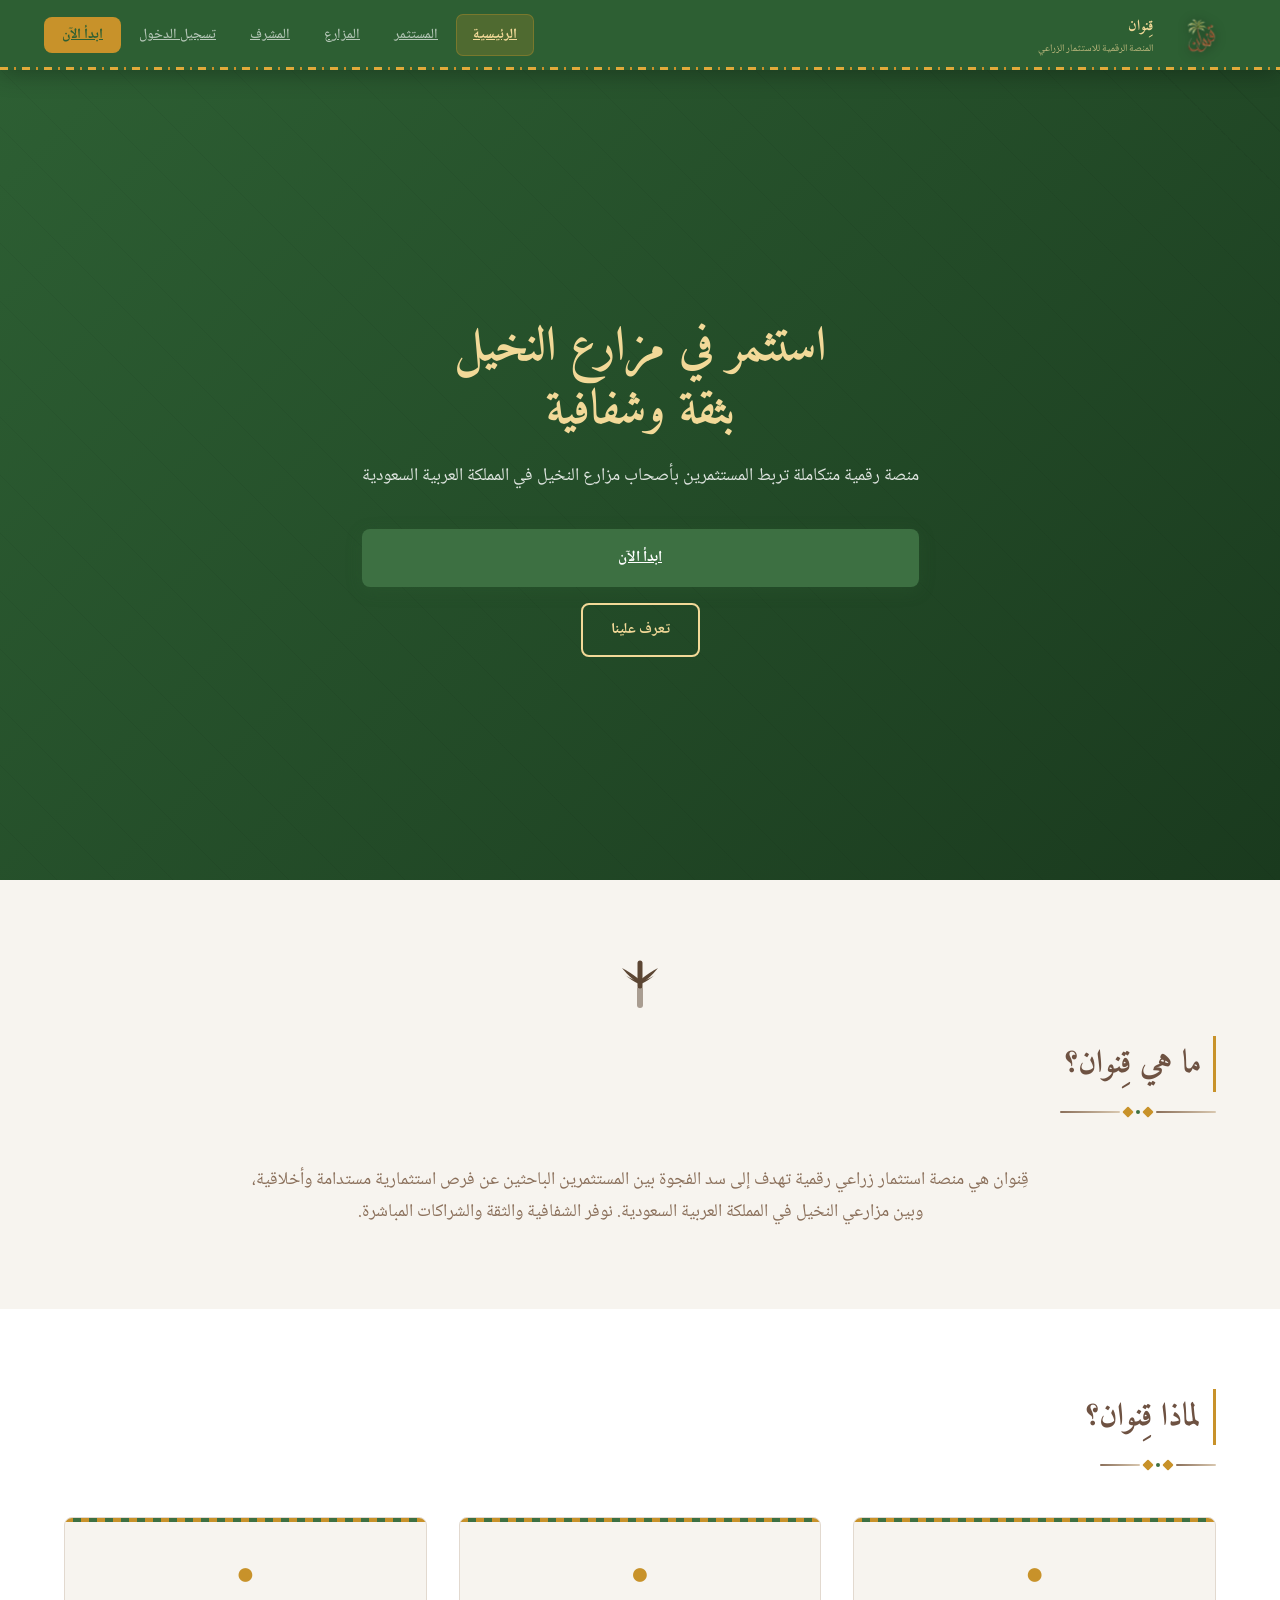
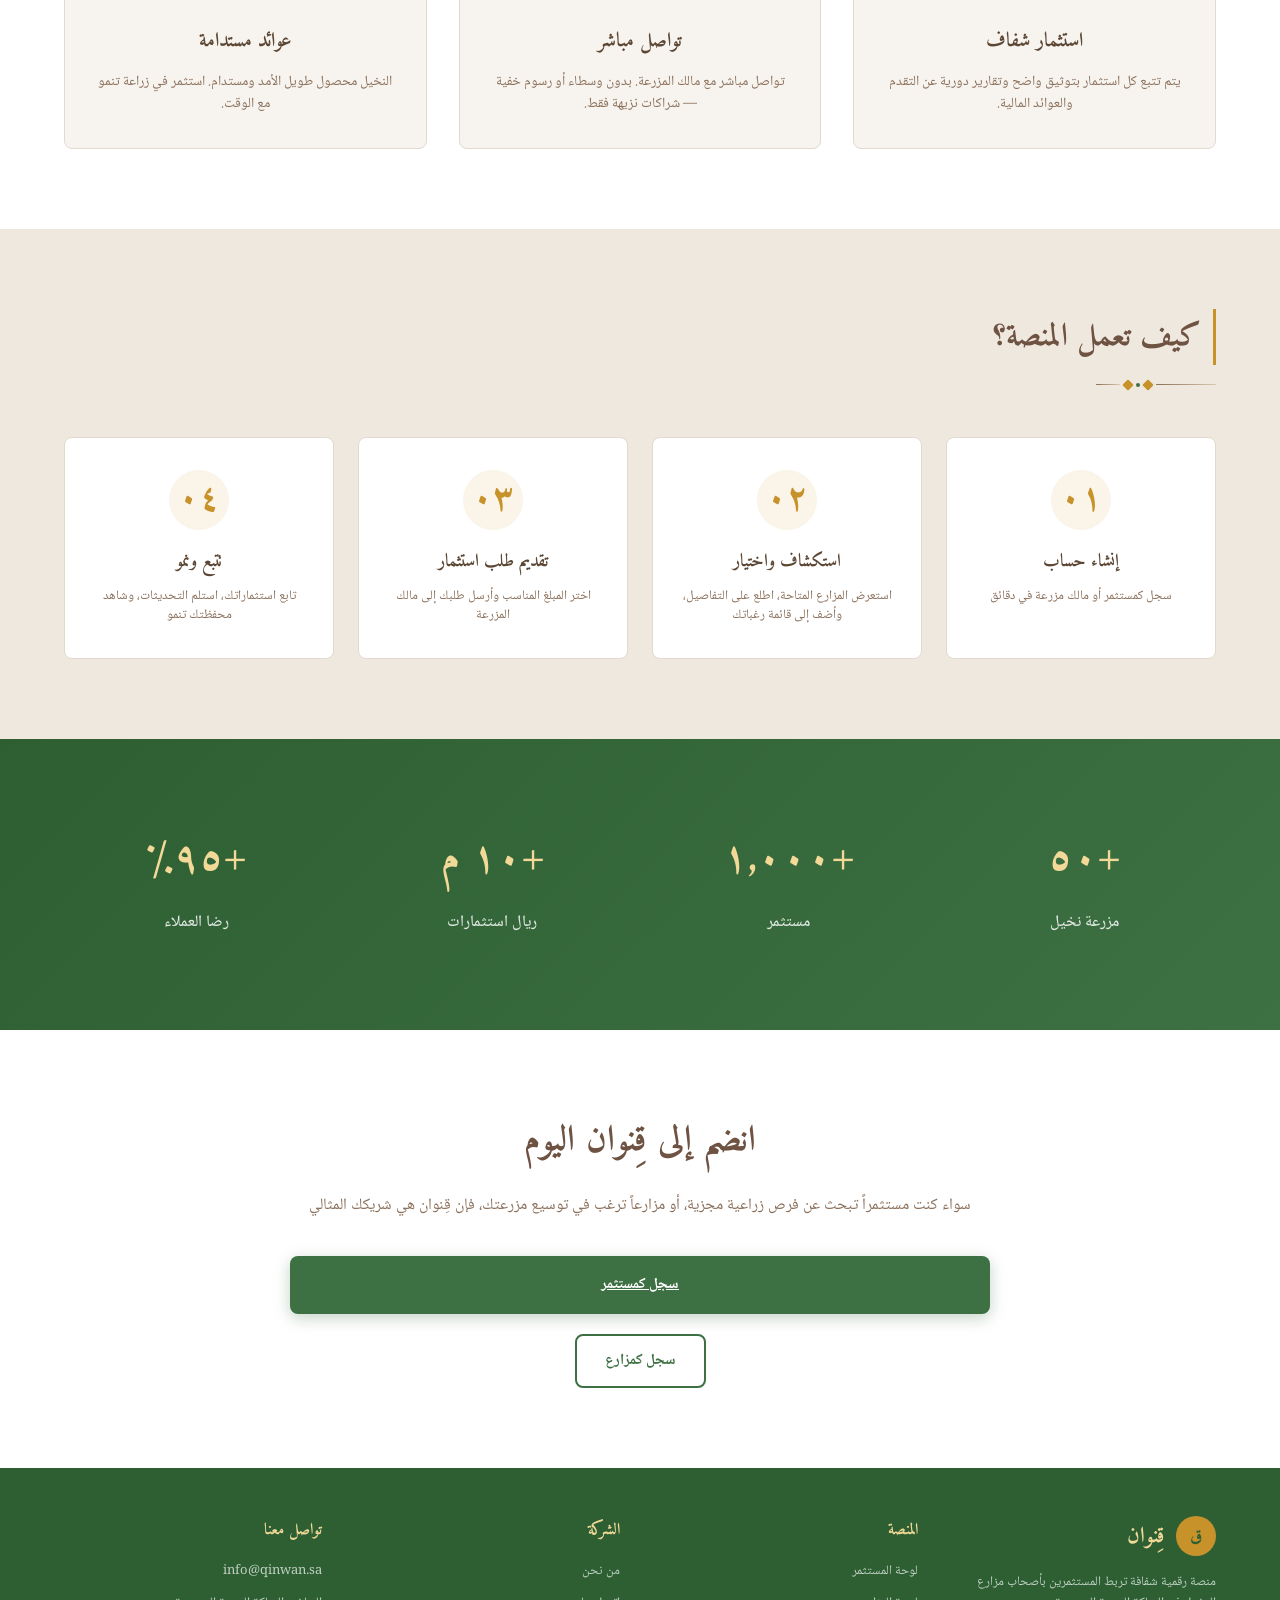
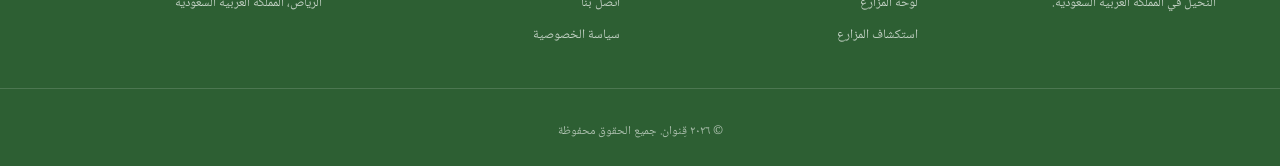
<file: index.html>
<!DOCTYPE html>
<html lang="ar" dir="rtl">
<head>
  <meta charset="UTF-8" />
  <meta name="viewport" content="width=device-width, initial-scale=1.0" />
  <title>قِنوان | المنصة الرقمية الأولى لاستثمار النخيل</title>
  <link rel="stylesheet" href="style.css" />
</head>
<body>

<!-- SVG sprites — أيقونات وزخارف -->
<svg style="display:none" xmlns="http://www.w3.org/2000/svg">
  <symbol id="palm" viewBox="0 0 40 50">
    <rect x="17" y="26" width="6" height="22" rx="3" fill="currentColor" opacity="0.5"/>
    <path d="M20 26 Q20 10 20 3" stroke="currentColor" stroke-width="5" stroke-linecap="round" fill="none"/>
    <path d="M20 20 Q30 12 38 8 Q30 18 22 23" fill="currentColor"/>
    <path d="M20 20 Q10 12 2 8 Q10 18 18 23" fill="currentColor"/>
    <path d="M20 22 Q32 18 36 14 Q28 21 21 24" fill="currentColor"/>
    <path d="M20 22 Q8 18 4 14 Q12 21 19 24" fill="currentColor"/>
  </symbol>
  <symbol id="icon-arrow" viewBox="0 0 24 24" fill="none" stroke="currentColor" stroke-width="2">
    <path d="M5 12h14M12 5l7 7-7 7"/>
  </symbol>
  <symbol id="icon-check" viewBox="0 0 24 24" fill="none" stroke="currentColor" stroke-width="2">
    <polyline points="20 6 9 17 4 12"/>
  </symbol>
</svg>

<!-- شريط التنقل العلوي - نفس أسلوب farmer.html -->
<nav>
  <div class="nav-logo" onclick="window.location.href='index.html'">
    <img class="logo-img" src="logo.png" alt="قِنوان"
         onerror="this.style.display='none'; this.nextElementSibling.style.display='flex';" />
    <div class="logo-fallback" style="display:none">ق</div>
    <div>
      <span class="logo-name">قِنوان</span>
      <span class="logo-sub">المنصة الرقمية للاستثمار الزراعي</span>
    </div>
  </div>
  <div class="nav-links">
    <a href="index.html" class="nav-link active">الرئيسية</a>
    <a href="investor.html" class="nav-link">المستثمر</a>
    <a href="farmer.html" class="nav-link">المزارع</a>
    <a href="admin.html" class="nav-link">المشرف</a>
    <a href="login.html" class="nav-link">تسجيل الدخول</a>
    <a href="register.html" class="nav-link btn-nav">ابدأ الآن</a>
  </div>
</nav>

<!-- القسم الرئيسي (Hero) -->
<section class="hero-section">
  <div class="hero-overlay"></div>
  <div class="hero-content">
    <div class="hero-icon">
     
    </div>
    <h1 class="hero-title">استثمر في مزارع النخيل<br>بثقة وشفافية</h1>
    <p class="hero-subtitle">منصة رقمية متكاملة تربط المستثمرين بأصحاب مزارع النخيل في المملكة العربية السعودية</p>
    <div class="hero-buttons">
      <a href="register.html" class="btn-primary">ابدأ الآن</a>
      <a href="#about" class="btn-outline">تعرف علينا</a>
    </div>
  </div>
</section>

<!-- قسم من نحن -->
<section class="about-section" id="about">
  <div class="container">
    <div class="section-header">
      <div class="section-icon">
        <svg width="40" height="50" viewBox="0 0 40 50" fill="var(--green-mid)">
          <use href="#palm"/>
        </svg>
      </div>
      <h2 class="section-title">ما هي قِنوان؟</h2>
      <div class="title-ornament">
        <div class="orn-line" style="width:60px"></div>
        <div class="orn-diamond"></div>
        <div class="orn-dot"></div>
        <div class="orn-diamond"></div>
        <div class="orn-line" style="width:60px"></div>
      </div>
    </div>
    <p class="about-text">
      قِنوان هي منصة استثمار زراعي رقمية تهدف إلى سد الفجوة بين المستثمرين الباحثين عن فرص استثمارية مستدامة وأخلاقية،
      وبين مزارعي النخيل في المملكة العربية السعودية. نوفر الشفافية والثقة والشراكات المباشرة.
    </p>
  </div>
</section>

<!-- قسم المميزات -->
<section class="features-section">
  <div class="container">
    <div class="section-header">
      <h2 class="section-title">لماذا قِنوان؟</h2>
      <div class="title-ornament">
        <div class="orn-line" style="width:40px"></div>
        <div class="orn-diamond"></div>
        <div class="orn-dot"></div>
        <div class="orn-diamond"></div>
        <div class="orn-line" style="width:40px"></div>
      </div>
    </div>
    <div class="features-grid">
      <div class="feature-card">
        <div class="feature-icon">●</div>
        <h3 class="feature-title">استثمار شفاف</h3>
        <p class="feature-text">يتم تتبع كل استثمار بتوثيق واضح وتقارير دورية عن التقدم والعوائد المالية.</p>
      </div>
      <div class="feature-card">
        <div class="feature-icon">●</div>
        <h3 class="feature-title">تواصل مباشر</h3>
        <p class="feature-text">تواصل مباشر مع مالك المزرعة. بدون وسطاء أو رسوم خفية — شراكات نزيهة فقط.</p>
      </div>
      <div class="feature-card">
        <div class="feature-icon">●</div>
        <h3 class="feature-title">عوائد مستدامة</h3>
        <p class="feature-text">النخيل محصول طويل الأمد ومستدام. استثمر في زراعة تنمو مع الوقت.</p>
      </div>
    </div>
  </div>
</section>

<!-- قسم خطوات العمل -->
<section class="steps-section">
  <div class="container">
    <div class="section-header">
      <h2 class="section-title">كيف تعمل المنصة؟</h2>
      <div class="title-ornament">
        <div class="orn-line" style="width:60px"></div>
        <div class="orn-diamond"></div>
        <div class="orn-dot"></div>
        <div class="orn-diamond"></div>
        <div class="orn-line" style="width:24px"></div>
      </div>
    </div>
    <div class="steps-grid">
      <div class="step-card">
        <div class="step-number">٠١</div>
        <h3 class="step-title">إنشاء حساب</h3>
        <p class="step-text">سجل كمستثمر أو مالك مزرعة في دقائق</p>
      </div>
      <div class="step-card">
        <div class="step-number">٠٢</div>
        <h3 class="step-title">استكشاف واختيار</h3>
        <p class="step-text">استعرض المزارع المتاحة، اطلع على التفاصيل، وأضف إلى قائمة رغباتك</p>
      </div>
      <div class="step-card">
        <div class="step-number">٠٣</div>
        <h3 class="step-title">تقديم طلب استثمار</h3>
        <p class="step-text">اختر المبلغ المناسب وأرسل طلبك إلى مالك المزرعة</p>
      </div>
      <div class="step-card">
        <div class="step-number">٠٤</div>
        <h3 class="step-title">تتبع ونمو</h3>
        <p class="step-text">تابع استثماراتك، استلم التحديثات، وشاهد محفظتك تنمو</p>
      </div>
    </div>
  </div>
</section>

<!-- قسم الإحصائيات -->
<section class="stats-section">
  <div class="container">
    <div class="stats-grid-home">
      <div class="stat-card-home">
        <div class="stat-number">+٥٠</div>
        <div class="stat-label">مزرعة نخيل</div>
      </div>
      <div class="stat-card-home">
        <div class="stat-number">+١,٠٠٠</div>
        <div class="stat-label">مستثمر</div>
      </div>
      <div class="stat-card-home">
        <div class="stat-number">+١٠ م</div>
        <div class="stat-label">ريال استثمارات</div>
      </div>
      <div class="stat-card-home">
        <div class="stat-number">+٩٥٪</div>
        <div class="stat-label">رضا العملاء</div>
      </div>
    </div>
  </div>
</section>

<!-- قسم الدعوة للتسجيل -->
<section class="cta-section">
  <div class="container">
    <div class="cta-content">
      <h2 class="cta-title">انضم إلى قِنوان اليوم</h2>
      <p class="cta-text">سواء كنت مستثمراً تبحث عن فرص زراعية مجزية، أو مزارعاً ترغب في توسيع مزرعتك، فإن قِنوان هي شريكك المثالي</p>
      <div class="cta-buttons">
        <a href="register.html" class="btn-primary">سجل كمستثمر</a>
        <a href="register.html" class="btn-outline-light">سجل كمزارع</a>
      </div>
    </div>
  </div>
</section>

<!-- تذييل الصفحة (Footer) -->
<footer class="footer">
  <div class="footer-container">
    <div class="footer-column">
      <div class="footer-logo">
        <div class="logo-fallback" style="display:flex;">ق</div>
        <h3>قِنوان</h3>
      </div>
      <p class="footer-text">منصة رقمية شفافة تربط المستثمرين بأصحاب مزارع النخيل في المملكة العربية السعودية.</p>
    </div>
    <div class="footer-column">
      <h4>المنصة</h4>
      <ul>
        <li><a href="investor.html">لوحة المستثمر</a></li>
        <li><a href="farmer.html">لوحة المزارع</a></li>
        <li><a href="index.html#farms">استكشاف المزارع</a></li>
      </ul>
    </div>
    <div class="footer-column">
      <h4>الشركة</h4>
      <ul>
        <li><a href="#about">من نحن</a></li>
        <li><a href="#">اتصل بنا</a></li>
        <li><a href="#">سياسة الخصوصية</a></li>
      </ul>
    </div>
    <div class="footer-column">
      <h4>تواصل معنا</h4>
      <ul>
        <li>info@qinwan.sa</li>
        <li>الرياض، المملكة العربية السعودية</li>
      </ul>
    </div>
  </div>
  <div class="footer-bottom">
    <p>© ٢٠٢٦ قِنوان. جميع الحقوق محفوظة</p>
  </div>
</footer>

<script src="script.js"></script>

</body>
</html>
</file>
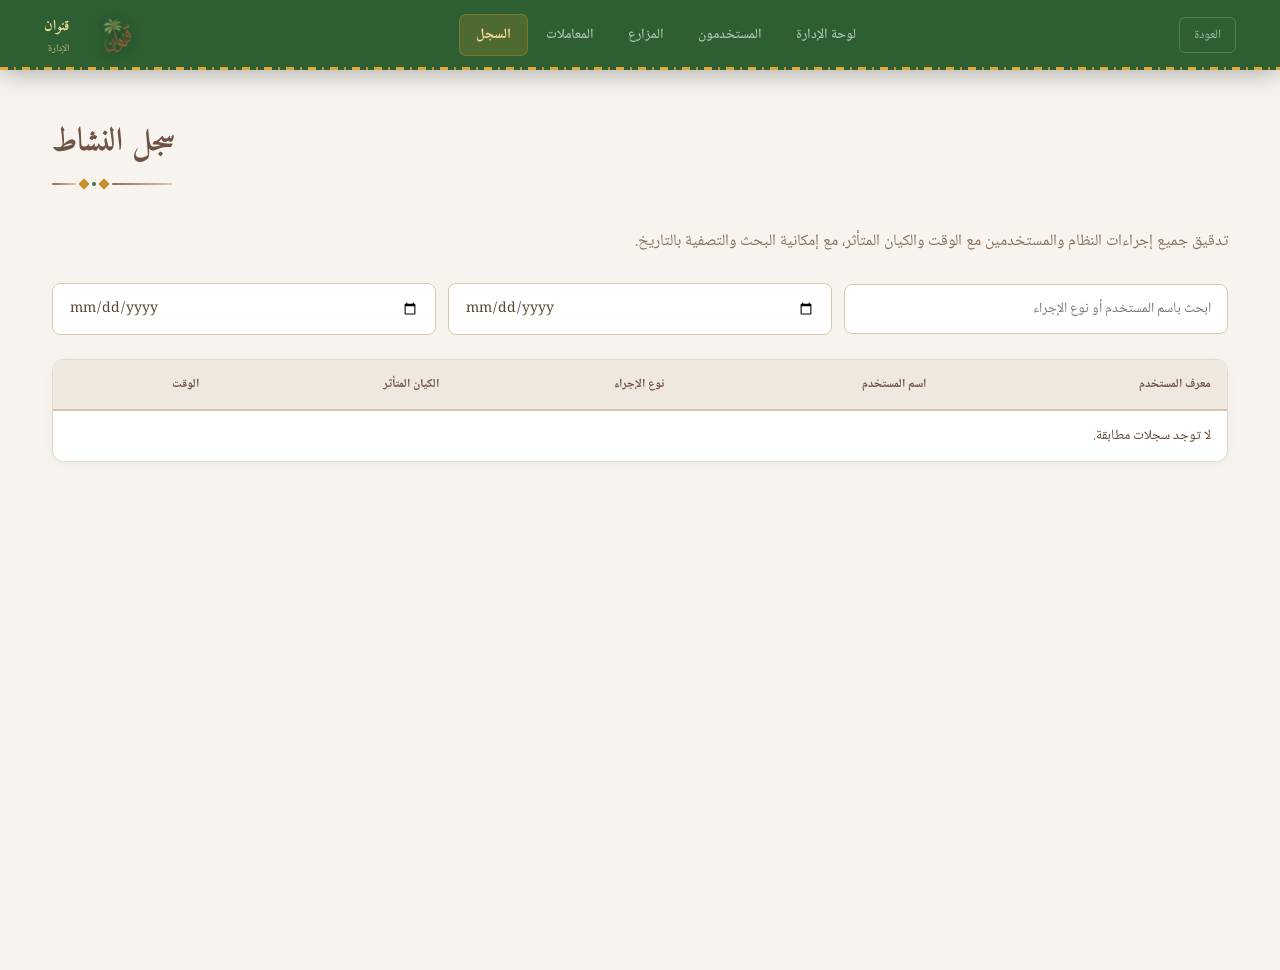
<file: activity-logs.html>
<!DOCTYPE html>
<html lang="ar" dir="rtl">
<head>
    <meta charset="UTF-8" />
    <meta name="viewport" content="width=device-width, initial-scale=1.0" />
    <title>سجل النشاط - قنوان</title>
    <link rel="stylesheet" href="style.css" />
</head>
<body>

<nav>
    <button class="nav-back" onclick="window.location.href='admin.html'">العودة</button>

    <div class="nav-links">
        <button class="nav-link" onclick="window.location.href='admin.html'">لوحة الإدارة</button>
        <button class="nav-link" onclick="window.location.href='users-managment.html'">المستخدمون</button>
        <button class="nav-link" onclick="window.location.href='farms-managment.html'">المزارع</button>
        <button class="nav-link" onclick="window.location.href='transactions-monitor.html'">المعاملات</button>
        <button class="nav-link active" onclick="window.location.href='activity-logs.html'">السجل</button>
    </div>

    <div class="nav-logo" onclick="window.location.href='admin.html'">
        <img class="logo-img" src="logo.png" alt="قنوان"
             onerror="this.style.display='none'; this.nextElementSibling.style.display='flex';" />
        <div class="logo-fallback" style="display:none">ق</div>
        <div>
            <span class="logo-name">قنوان</span>
            <span class="logo-sub">الإدارة</span>
        </div>
    </div>
</nav>

<main class="admin-page admin-rtl">
    <div class="page-content">

        <div class="page-title-wrap">
            <h1 class="page-title">سجل النشاط</h1>
            <div class="title-ornament">
                <div class="orn-line" style="width:60px"></div>
                <div class="orn-diamond"></div>
                <div class="orn-dot"></div>
                <div class="orn-diamond"></div>
                <div class="orn-line" style="width:24px"></div>
            </div>
        </div>

        <p style="color: var(--text-muted); margin-bottom: 28px;">
            تدقيق جميع إجراءات النظام والمستخدمين مع الوقت والكيان المتأثر، مع إمكانية البحث والتصفية بالتاريخ.
        </p>

        <section class="admin-toolbar">
            <input type="text" id="logSearchInput" placeholder="ابحث باسم المستخدم أو نوع الإجراء" />
            <input type="date" id="logDateFrom" />
            <input type="date" id="logDateTo" />
        </section>

        <section class="admin-table-wrapper">
            <table class="admin-table">
                <thead>
                    <tr>
                        <th>معرف المستخدم</th>
                        <th>اسم المستخدم</th>
                        <th>نوع الإجراء</th>
                        <th>الكيان المتأثر</th>
                        <th>الوقت</th>
                    </tr>
                </thead>
                <tbody id="activityLogsTableBody">
                    <tr>
                        <td>U102</td>
                        <td>عبدالله الدوسري</td>
                        <td>اعتماد مزرعة</td>
                        <td>مزرعة الواحة الذهبية</td>
                        <td>2026-04-07 10:35 ص</td>
                    </tr>

                    <tr>
                        <td>A001</td>
                        <td>مشرف النظام</td>
                        <td>تعليق حساب</td>
                        <td>محمد القحطاني</td>
                        <td>2026-04-06 02:10 م</td>
                    </tr>

                    <tr>
                        <td>F205</td>
                        <td>سارة العتيبي</td>
                        <td>إرسال طلب تسجيل مزرعة</td>
                        <td>مزرعة النخيل المبارك</td>
                        <td>2026-04-05 08:55 ص</td>
                    </tr>

                    <tr>
                        <td>A001</td>
                        <td>مشرف النظام</td>
                        <td>رفض مزرعة</td>
                        <td>مزرعة نخيل الأحساء</td>
                        <td>2026-04-04 01:20 م</td>
                    </tr>

                    <tr>
                        <td>U118</td>
                        <td>هيا حمد</td>
                        <td>إرسال طلب استثمار</td>
                        <td>مزرعة الواحة الذهبية</td>
                        <td>2026-04-03 11:47 ص</td>
                    </tr>

                    <tr>
                        <td>A001</td>
                        <td>مشرف النظام</td>
                        <td>تحديث معاملة</td>
                        <td>طلب استثمار #INV-301</td>
                        <td>2026-04-03 03:30 م</td>
                    </tr>
                </tbody>
            </table>
        </section>

    </div>
</main>

<script src="script2.js"></script>
</body>
</html>
</file>
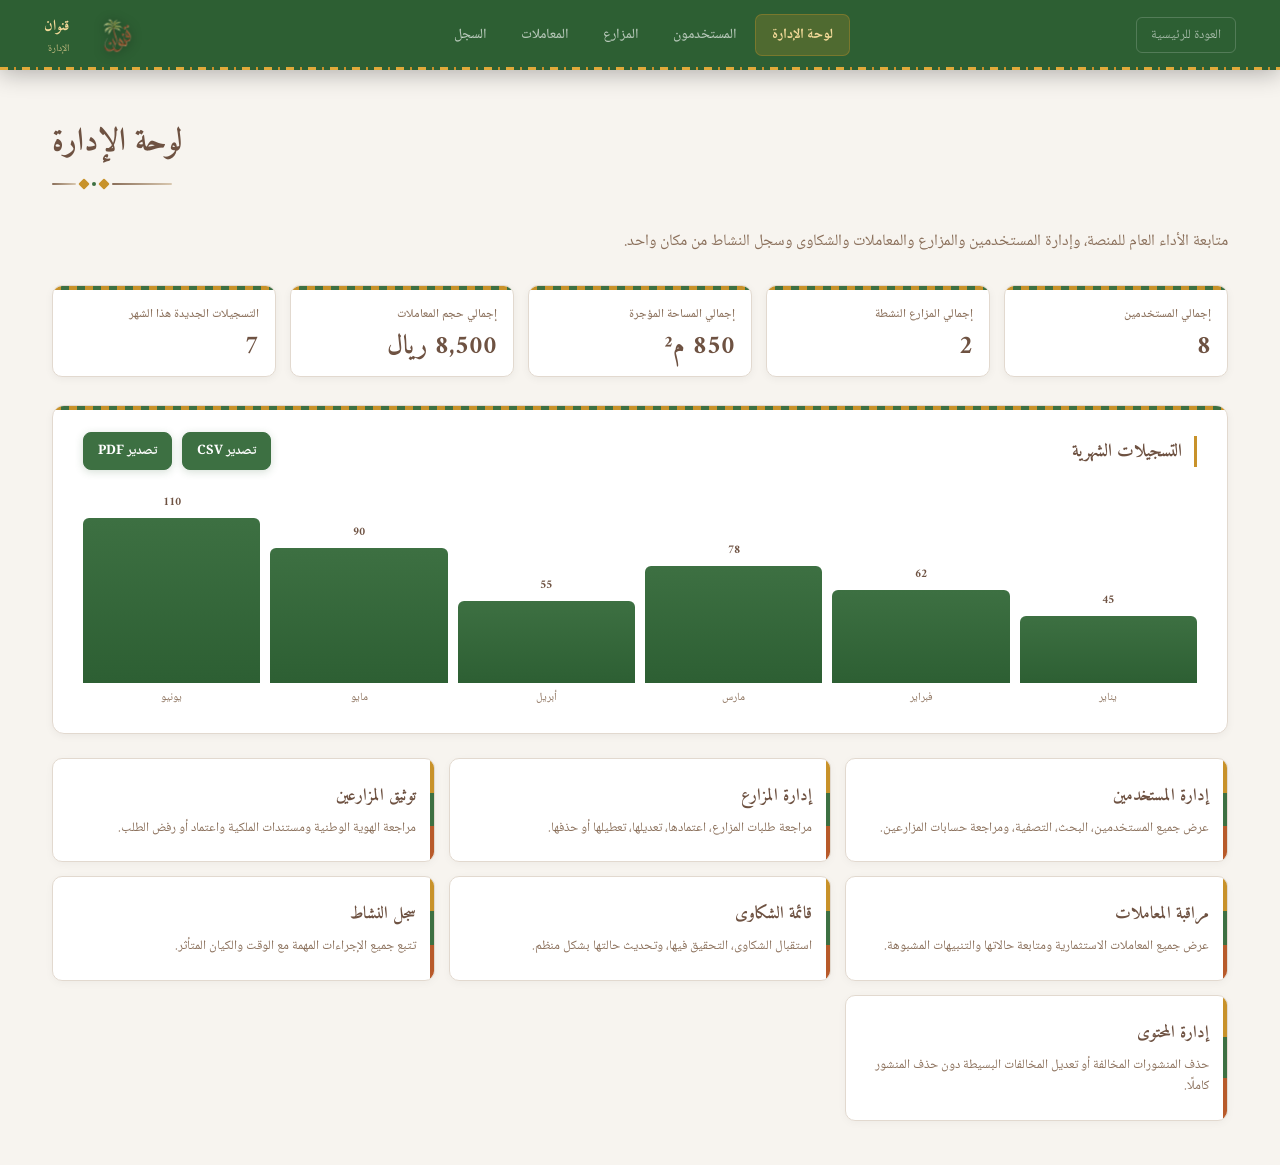
<file: admin.html>
<!DOCTYPE html>
<html lang="ar" dir="rtl">
<head>
    <meta charset="UTF-8" />
    <meta name="viewport" content="width=device-width, initial-scale=1.0" />
    <title>لوحة الإدارة - قنوان</title>
    <link rel="stylesheet" href="style.css" />
</head>
<body>

<nav>
    <button class="nav-back" onclick="window.location.href='index.html'">العودة للرئيسية</button>

    <div class="nav-links">
        <button class="nav-link active" onclick="window.location.href='admin.html'">لوحة الإدارة</button>
        <button class="nav-link" onclick="window.location.href='users-managment.html'">المستخدمون</button>
        <button class="nav-link" onclick="window.location.href='farms-managment.html'">المزارع</button>
        <button class="nav-link" onclick="window.location.href='transactions-monitor.html'">المعاملات</button>
        <button class="nav-link" onclick="window.location.href='activity-logs.html'">السجل</button>
    </div>

    <div class="nav-logo" onclick="window.location.href='admin.html'">
        <img class="logo-img" src="logo.png" alt="قنوان"
             onerror="this.style.display='none'; this.nextElementSibling.style.display='flex';" />
        <div class="logo-fallback" style="display:none">ق</div>
        <div>
            <span class="logo-name">قنوان</span>
            <span class="logo-sub">الإدارة</span>
        </div>
    </div>
</nav>

<main class="admin-page admin-rtl">
    <div class="page-content">

        <div class="page-title-wrap">
            <h1 class="page-title">لوحة الإدارة</h1>
            <div class="title-ornament">
                <div class="orn-line" style="width:60px"></div>
                <div class="orn-diamond"></div>
                <div class="orn-dot"></div>
                <div class="orn-diamond"></div>
                <div class="orn-line" style="width:24px"></div>
            </div>
        </div>

        <p style="color: var(--text-muted); margin-bottom: 30px;">
            متابعة الأداء العام للمنصة، وإدارة المستخدمين والمزارع والمعاملات والشكاوى وسجل النشاط من مكان واحد.
        </p>

        <section class="admin-stats-grid">
            <div class="admin-stat-card">
                <h3>إجمالي المستخدمين</h3>
                <p id="statTotalUsers">0</p>
            </div>

            <div class="admin-stat-card">
                <h3>إجمالي المزارع النشطة</h3>
                <p id="statActiveFarms">0</p>
            </div>

            <div class="admin-stat-card">
                <h3>إجمالي المساحة المؤجرة</h3>
                <p id="statLeasedArea">0 م²</p>
            </div>

            <div class="admin-stat-card">
                <h3>إجمالي حجم المعاملات</h3>
                <p id="statTransactionVolume">0 ريال</p>
            </div>

            <div class="admin-stat-card">
                <h3>التسجيلات الجديدة هذا الشهر</h3>
                <p id="statNewRegistrations">0</p>
            </div>
        </section>

        <section class="admin-chart-card">
            <div class="admin-chart-header">
                <h3>التسجيلات الشهرية</h3>
                <div style="display:flex; gap:10px; flex-wrap:wrap;">
                    <button class="admin-action-btn btn-primary" onclick="exportStatisticsCSV()">تصدير CSV</button>
                    <button class="admin-action-btn btn-primary" onclick="exportStatisticsPDF()">تصدير PDF</button>
                </div>
            </div>
            <div class="monthly-bars" id="monthlyBars"></div>
        </section>

        <section class="admin-panel-grid">
            <a href="users-managment.html" class="admin-panel-card">
                <h3>إدارة المستخدمين</h3>
                <p>عرض جميع المستخدمين، البحث، التصفية، ومراجعة حسابات المزارعين.</p>
            </a>

            <a href="farms-managment.html" class="admin-panel-card">
                <h3>إدارة المزارع</h3>
                <p>مراجعة طلبات المزارع، اعتمادها، تعديلها، تعطيلها أو حذفها.</p>
            </a>

            <a href="farmer-verification.html" class="admin-panel-card">
                <h3>توثيق المزارعين</h3>
                <p>مراجعة الهوية الوطنية ومستندات الملكية واعتماد أو رفض الطلب.</p>
            </a>

            <a href="transactions-monitor.html" class="admin-panel-card">
                <h3>مراقبة المعاملات</h3>
                <p>عرض جميع المعاملات الاستثمارية ومتابعة حالاتها والتنبيهات المشبوهة.</p>
            </a>

            <a href="complaints-queue.html" class="admin-panel-card">
                <h3>قائمة الشكاوى</h3>
                <p>استقبال الشكاوى، التحقيق فيها، وتحديث حالتها بشكل منظم.</p>
            </a>

            <a href="activity-logs.html" class="admin-panel-card">
                <h3>سجل النشاط</h3>
                <p>تتبع جميع الإجراءات المهمة مع الوقت والكيان المتأثر.</p>
            </a>

            <a href="content-moderation.html" class="admin-panel-card">
                <h3>إدارة المحتوى</h3>
                <p>حذف المنشورات المخالفة أو تعديل المخالفات البسيطة دون حذف المنشور كاملًا.</p>
            </a>
        </section>

    </div>
</main>

<script src="script2.js"></script>
</body>
</html>
</file>
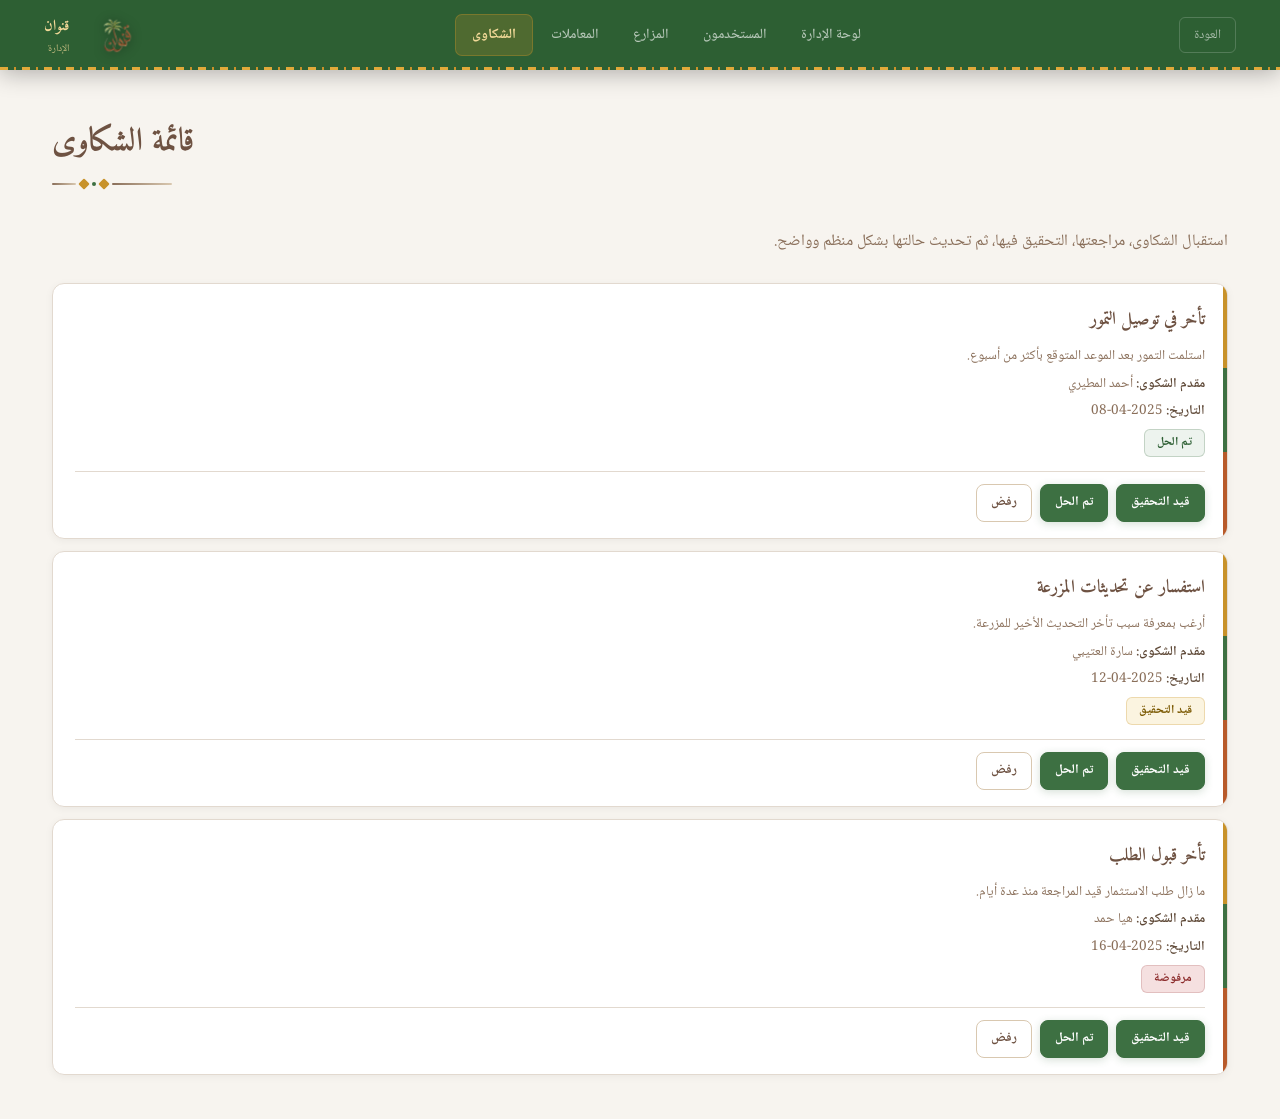
<file: complaints-queue.html>
<!DOCTYPE html>
<html lang="ar" dir="rtl">
<head>
    <meta charset="UTF-8" />
    <meta name="viewport" content="width=device-width, initial-scale=1.0" />
    <title>قائمة الشكاوى - قنوان</title>
    <link rel="stylesheet" href="style.css" />
</head>
<body>

<nav>
    <button class="nav-back" onclick="window.location.href='admin.html'">العودة</button>

    <div class="nav-links">
        <button class="nav-link" onclick="window.location.href='admin.html'">لوحة الإدارة</button>
        <button class="nav-link" onclick="window.location.href='users-managment.html'">المستخدمون</button>
        <button class="nav-link" onclick="window.location.href='farms-managment.html'">المزارع</button>
        <button class="nav-link" onclick="window.location.href='transactions-monitor.html'">المعاملات</button>
        <button class="nav-link active" onclick="window.location.href='complaints-queue.html'">الشكاوى</button>
    </div>

    <div class="nav-logo" onclick="window.location.href='admin.html'">
        <img class="logo-img" src="logo.png" alt="قنوان"
             onerror="this.style.display='none'; this.nextElementSibling.style.display='flex';" />
        <div class="logo-fallback" style="display:none">ق</div>
        <div>
             <span class="logo-name">قنوان</span>
            <span class="logo-sub">الإدارة</span>
        </div>
    </div>
</nav>

<main class="admin-page admin-rtl">
    <div class="page-content">

        <div class="page-title-wrap">
            <h1 class="page-title">قائمة الشكاوى</h1>
            <div class="title-ornament">
                <div class="orn-line" style="width:60px"></div>
                <div class="orn-diamond"></div>
                <div class="orn-dot"></div>
                <div class="orn-diamond"></div>
                <div class="orn-line" style="width:24px"></div>
            </div>
        </div>

        <p style="color: var(--text-muted); margin-bottom: 28px;">
            استقبال الشكاوى، مراجعتها، التحقيق فيها، ثم تحديث حالتها بشكل منظم وواضح.
        </p>

        <section class="admin-cards-list" id="complaintsCardsContainer">

            <article class="admin-record-card">
                <h3>شكوى تأخر تحديث حالة الاستثمار</h3>
                <p><strong>مقدم الشكوى:</strong> هيا حمد</p>
                <p><strong>ضد:</strong> مزرعة الواحة الذهبية</p>
                <p><strong>نوع الشكوى:</strong> تأخر في تحديث الطلب</p>
                <p><strong>التاريخ:</strong> 2026-04-06</p>
                <p><strong>الحالة:</strong> <span class="status-badge status-pending">قيد المراجعة</span></p>
                <p>
                    <strong>التفاصيل:</strong>
                    لم يتم تحديث حالة طلب الاستثمار منذ عدة أيام رغم استلام إشعار سابق بأن الطلب تحت المراجعة.
                </p>

                <div class="form-group" style="margin-top:16px;">
                    <label class="form-label">ملاحظات المشرف</label>
                    <textarea class="form-textarea" placeholder="اكتب الإجراء المتخذ أو نتيجة التحقيق"></textarea>
                </div>

                <div class="admin-card-actions">
                    <button class="admin-action-btn btn-primary">فتح التحقيق</button>
                    <button class="admin-action-btn btn-approve">حل الشكوى</button>
                    <button class="admin-action-btn btn-reject">رفض الشكوى</button>
                </div>
            </article>

            <article class="admin-record-card">
                <h3>شكوى بشأن بيانات مزرعة غير دقيقة</h3>
                <p><strong>مقدم الشكوى:</strong> ريم المطيري</p>
                <p><strong>ضد:</strong> مزرعة السعف الأخضر</p>
                <p><strong>نوع الشكوى:</strong> معلومات مضللة</p>
                <p><strong>التاريخ:</strong> 2026-04-04</p>
                <p><strong>الحالة:</strong> <span class="status-badge status-active">تمت المعالجة</span></p>
                <p>
                    <strong>التفاصيل:</strong>
                    المساحة المتاحة المعروضة في الصفحة لا تطابق المساحة الفعلية عند تقديم طلب الاستثمار.
                </p>

                <div class="admin-card-actions">
                    <button class="admin-action-btn btn-secondary">عرض التفاصيل</button>
                </div>
            </article>

            <article class="admin-record-card">
                <h3>شكوى سلوك غير مناسب في الردود</h3>
                <p><strong>مقدم الشكوى:</strong> سارة العنزي</p>
                <p><strong>ضد:</strong> أحد المستخدمين</p>
                <p><strong>نوع الشكوى:</strong> إساءة في التواصل</p>
                <p><strong>التاريخ:</strong> 2026-04-02</p>
                <p><strong>الحالة:</strong> <span class="status-badge status-rejected">مرفوضة</span></p>
                <p>
                    <strong>التفاصيل:</strong>
                    تم الإبلاغ عن رد غير لائق داخل المنصة، وبعد المراجعة لم يثبت وجود مخالفة صريحة تستدعي الإجراء.
                </p>

                <div class="form-group" style="margin-top:16px;">
                    <label class="form-label">سبب الإغلاق</label>
                    <textarea class="form-textarea" placeholder="اكتب سبب إغلاق الشكوى أو رفضها"></textarea>
                </div>

                <div class="admin-card-actions">
                    <button class="admin-action-btn btn-secondary">إعادة المراجعة</button>
                    <button class="admin-action-btn btn-danger">إغلاق الشكوى</button>
                </div>
            </article>

        </section>

    </div>
</main>

<script src="script2.js"></script>
</body>
</html>
</file>
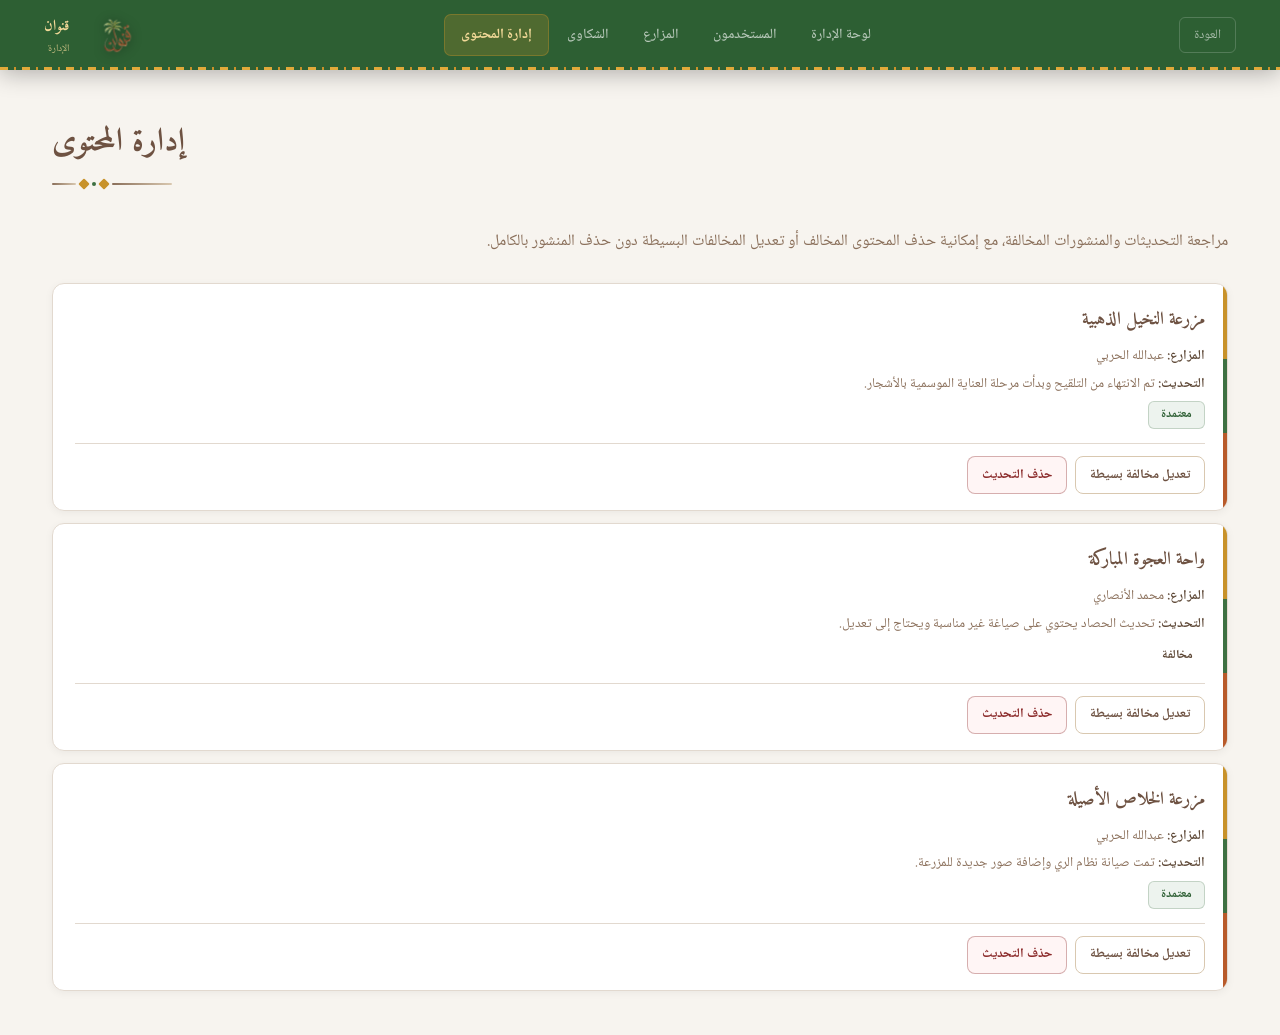
<file: content-moderation.html>
<!DOCTYPE html>
<html lang="ar" dir="rtl">
<head>
    <meta charset="UTF-8" />
    <meta name="viewport" content="width=device-width, initial-scale=1.0" />
    <title>إدارة المحتوى - قنوان</title>
    <link rel="stylesheet" href="style.css" />
</head>
<body>

<nav>
    <button class="nav-back" onclick="window.location.href='admin.html'">العودة</button>

    <div class="nav-links">
        <button class="nav-link" onclick="window.location.href='admin.html'">لوحة الإدارة</button>
        <button class="nav-link" onclick="window.location.href='users-managment.html'">المستخدمون</button>
        <button class="nav-link" onclick="window.location.href='farms-managment.html'">المزارع</button>
        <button class="nav-link" onclick="window.location.href='complaints-queue.html'">الشكاوى</button>
        <button class="nav-link active" onclick="window.location.href='content-moderation.html'">إدارة المحتوى</button>
    </div>

    <div class="nav-logo" onclick="window.location.href='admin.html'">
        <img class="logo-img" src="logo.png" alt="قنوان"
             onerror="this.style.display='none'; this.nextElementSibling.style.display='flex';" />
        <div class="logo-fallback" style="display:none">ق</div>
        <div>
             <span class="logo-name">قنوان</span>
            <span class="logo-sub">الإدارة</span>
        </div>
    </div>
</nav>

<main class="admin-page admin-rtl">
    <div class="page-content">

        <div class="page-title-wrap">
            <h1 class="page-title">إدارة المحتوى</h1>
            <div class="title-ornament">
                <div class="orn-line" style="width:60px"></div>
                <div class="orn-diamond"></div>
                <div class="orn-dot"></div>
                <div class="orn-diamond"></div>
                <div class="orn-line" style="width:24px"></div>
            </div>
        </div>

        <p style="color: var(--text-muted); margin-bottom: 28px;">
            مراجعة التحديثات والمنشورات المخالفة، مع إمكانية حذف المحتوى المخالف أو تعديل المخالفات البسيطة دون حذف المنشور بالكامل.
        </p>

        <section class="admin-cards-list" id="contentModerationContainer">

            <article class="admin-record-card">
                <h3>تحديث مزرعة الواحة الذهبية</h3>
                <p><strong>صاحب المحتوى:</strong> عبدالله الدوسري</p>
                <p><strong>نوع المحتوى:</strong> تحديث مزرعة</p>
                <p><strong>تاريخ النشر:</strong> 2026-04-06</p>
                <p><strong>الحالة:</strong> <span class="status-badge status-pending">قيد المراجعة</span></p>
                <p>
                    <strong>نص المحتوى:</strong>
                    تم رفع تحديث يحتوي على وصف غير دقيق ومبالغ فيه للإنتاج المتوقع هذا الموسم، وقد يحتاج إلى تعديل قبل اعتماده.
                </p>

                <div class="form-group" style="margin-top:16px;">
                    <label class="form-label">الإجراء أو الملاحظة</label>
                    <textarea class="form-textarea" placeholder="اكتب سبب الحذف أو التعديل المطلوب على المحتوى"></textarea>
                </div>

                <div class="admin-card-actions">
                    <button class="admin-action-btn btn-primary">تعديل المحتوى</button>
                    <button class="admin-action-btn btn-danger">حذف المحتوى</button>
                    <button class="admin-action-btn btn-secondary">اعتماد كما هو</button>
                </div>
            </article>

            <article class="admin-record-card">
                <h3>منشور ترويجي لمزرعة النخيل المبارك</h3>
                <p><strong>صاحب المحتوى:</strong> سارة العتيبي</p>
                <p><strong>نوع المحتوى:</strong> وصف ترويجي</p>
                <p><strong>تاريخ النشر:</strong> 2026-04-04</p>
                <p><strong>الحالة:</strong> <span class="status-badge status-active">تمت الموافقة</span></p>
                <p>
                    <strong>نص المحتوى:</strong>
                    منشور تعريفي بالمزرعة تمت مراجعته واعتماده بعد التأكد من خلوه من أي معلومات مضللة أو مخالفة.
                </p>

                <div class="admin-card-actions">
                    <button class="admin-action-btn btn-secondary">عرض التفاصيل</button>
                </div>
            </article>

            <article class="admin-record-card">
                <h3>تحديث مزرعة نخيل الأحساء</h3>
                <p><strong>صاحب المحتوى:</strong> محمد العتيبي</p>
                <p><strong>نوع المحتوى:</strong> تحديث نصي وصور</p>
                <p><strong>تاريخ النشر:</strong> 2026-04-02</p>
                <p><strong>الحالة:</strong> <span class="status-badge status-rejected">مرفوض</span></p>
                <p>
                    <strong>نص المحتوى:</strong>
                    يحتوي التحديث على صور غير واضحة ومعلومات ناقصة حول حالة النخيل، لذلك تم إرجاعه لصاحبه لاستبداله بمحتوى أوضح.
                </p>

                <div class="form-group" style="margin-top:16px;">
                    <label class="form-label">سبب الرفض</label>
                    <textarea class="form-textarea" placeholder="اكتب سبب رفض المحتوى أو المطلوب تعديله"></textarea>
                </div>

                <div class="admin-card-actions">
                    <button class="admin-action-btn btn-secondary">طلب إعادة الرفع</button>
                    <button class="admin-action-btn btn-danger">تأكيد الرفض</button>
                </div>
            </article>

        </section>

    </div>
</main>

<script src="script2.js"></script>
</body>
</html>
</file>
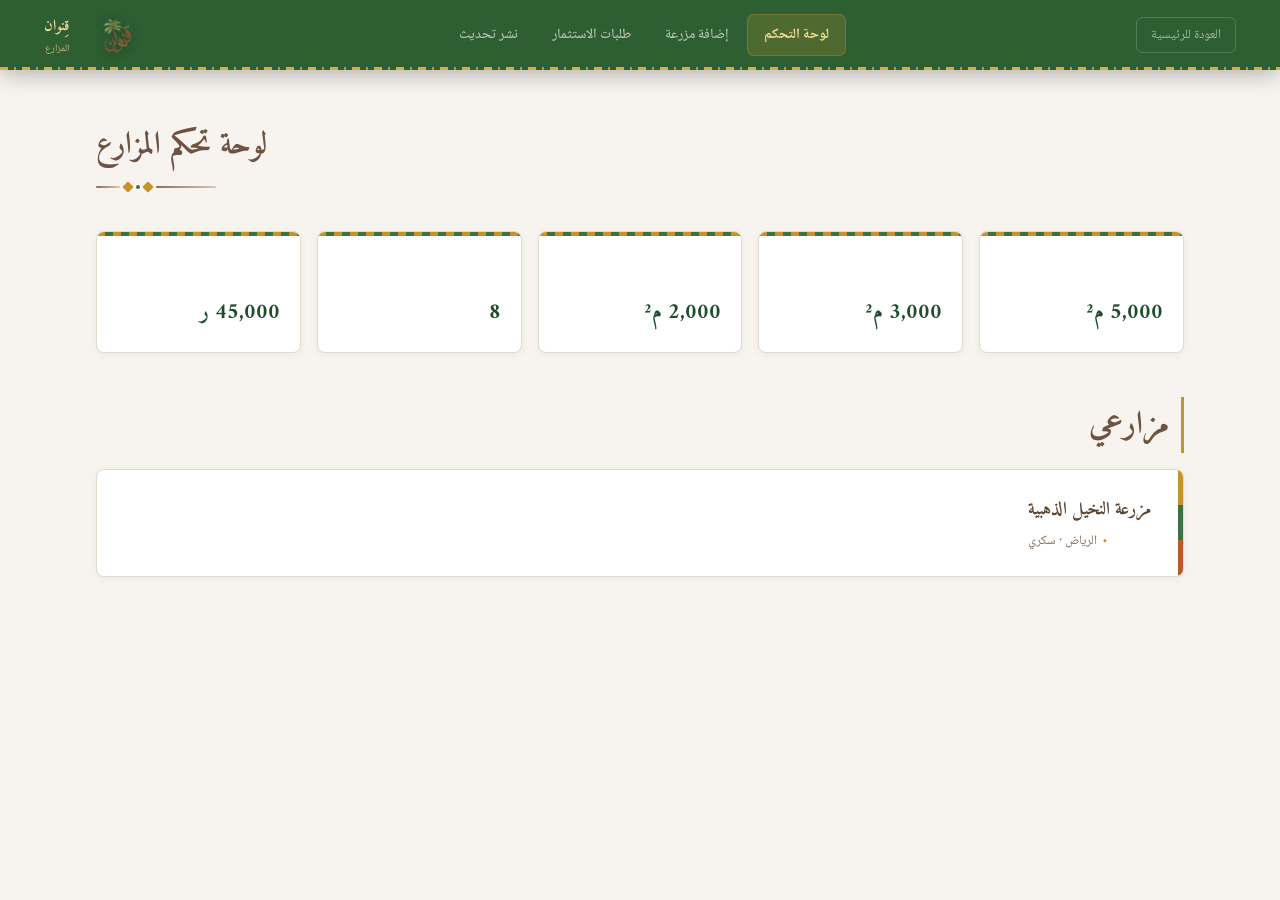
<file: Farmer.html>
<!DOCTYPE html>
<html lang="ar" dir="rtl">
<head>
  <meta charset="UTF-8" />
  <meta name="viewport" content="width=device-width, initial-scale=1.0" />
  <title>قِنوان | المزارع</title>
  <link rel="stylesheet" href="style.css" />
</head>

<body>

<!-- SVG sprites — أيقونات الأزرار ونخلة الهيدر -->
<svg style="display:none" xmlns="http://www.w3.org/2000/svg">
  <symbol id="icon-send" viewBox="0 0 20 20">
    <path d="M2 10L18 3 11 18 9 12 2 10Z" fill="none" stroke="currentColor" stroke-width="1.6" stroke-linejoin="round"/>
  </symbol>
  <symbol id="icon-plus" viewBox="0 0 20 20">
    <path d="M10 4v12M4 10h12" stroke="currentColor" stroke-width="2.2" stroke-linecap="round"/>
  </symbol>
  <symbol id="icon-upload" viewBox="0 0 32 32">
    <path d="M16 22V10M16 10l-5 5M16 10l5 5" stroke="currentColor" stroke-width="2" stroke-linecap="round" stroke-linejoin="round"/>
    <path d="M8 24h16" stroke="currentColor" stroke-width="2" stroke-linecap="round"/>
  </symbol>
  <symbol id="palm" viewBox="0 0 40 50">
    <rect x="17" y="26" width="6" height="22" rx="3" fill="currentColor" opacity="0.5"/>
    <path d="M20 26 Q20 10 20 3" stroke="currentColor" stroke-width="5" stroke-linecap="round" fill="none"/>
    <path d="M20 20 Q30 12 38 8 Q30 18 22 23" fill="currentColor"/>
    <path d="M20 20 Q10 12 2 8 Q10 18 18 23" fill="currentColor"/>
    <path d="M20 22 Q32 18 36 14 Q28 21 21 24" fill="currentColor"/>
    <path d="M20 22 Q8 18 4 14 Q12 21 19 24" fill="currentColor"/>
  </symbol>
</svg>


<!-- ============================================================
     صفحة 1 — لوحة التحكم
     ============================================================ -->
<div class="page active" id="page-dashboard">
  <nav>
    <button class="nav-back" onclick="history.back()">العودة للرئيسية</button>
    <div class="nav-links">
      <button class="nav-link active" onclick="showPage('dashboard')">لوحة التحكم</button>
      <button class="nav-link"        onclick="showPage('add-farm')">إضافة مزرعة</button>
      <button class="nav-link"        onclick="showPage('requests')">طلبات الاستثمار</button>
      <button class="nav-link"        onclick="showPage('send-update')">نشر تحديث</button>
    </div>
    <div class="nav-logo" onclick="showPage('dashboard')">
      <!-- ضعي صورة اللوقو باسم logo في نفس المجلد -->
      <img class="logo-img" src="logo.png" alt="قِنوان"
           onerror="this.style.display='none'; this.nextElementSibling.style.display='flex';" />
      <div class="logo-fallback" style="display:none">ق</div>
      <div>
        <span class="logo-name">قِنوان</span>
        <span class="logo-sub">المزارع</span>
      </div>
    </div>
  </nav>

  <div class="page-content">
    <div class="page-title-wrap">
      <h1 class="page-title">لوحة تحكم المزارع</h1>
      <div class="title-ornament">
        <div class="orn-line" style="width:60px"></div>
        <div class="orn-diamond"></div>
        <div class="orn-dot"></div>
        <div class="orn-diamond"></div>
        <div class="orn-line" style="width:24px"></div>
      </div>
    </div>

    <!-- إحصائيات — بيانات من جداول Farm وInvestmentRequest وTransaction -->
    <div class="stats-grid">
      <div class="stat-card">
        <div class="stat-label">المساحة الكلية</div>
        <div class="stat-value">5,000 م²</div>
      </div>
      <div class="stat-card">
        <div class="stat-label">المساحة المؤجرة</div>
        <div class="stat-value">3,000 م²</div>
      </div>
      <div class="stat-card">
        <div class="stat-label">المساحة المتبقية</div>
        <div class="stat-value">2,000 م²</div>
      </div>
      <div class="stat-card">
        <div class="stat-label">المستثمرون النشطون</div>
        <div class="stat-value">8</div>
      </div>
      <div class="stat-card">
        <div class="stat-label">الأرباح المتوقعة</div>
        <div class="stat-value">45,000 ر</div>
      </div>
    </div>

    <div class="section-title">مزارعي</div>

    <!-- بطاقة مزرعة — بيانات من جدول Farm -->
   <div class="farm-card">
      <div style="display:flex; align-items:center; gap:16px;">
        
        <div class="farm-info">
          <!-- ✅ هذا هو التعديل الوحيد -->
          <div class="farm-name" onclick="openEditFarm()" style="cursor:pointer;">
            مزرعة النخيل الذهبية
          </div>

          <div class="farm-meta">الرياض · سكري</div>
        </div>

      </div>
    </div>

  </div>
</div>
 
<div class="page" id="page-edit-farm">

  <nav>
    <button class="nav-back" onclick="showPage('dashboard')">رجوع</button>
  </nav>

  <div class="page-content">

    <h1 class="page-title">تعديل المزرعة</h1>

    <div class="form-card">

      <div class="form-group">
        <label class="form-label">اسم المزرعة</label>
        <input type="text" class="form-input" placeholder="اسم المزرعة" />
      </div>

      <div class="form-group">
        <label class="form-label">المنطقة</label>
        <input type="text" class="form-input" placeholder="المنطقة" />
      </div>

      <div class="form-group">
        <label class="form-label">نوع النخيل</label>
        <input type="text" class="form-input" placeholder="نوع النخيل" />
      </div>

      <div class="form-group">
        <label class="form-label">تغيير الصورة</label>
        <input type="file" />
      </div>

      <button class="btn-primary" onclick="showPage('dashboard')">
        حفظ
      </button>

    </div>

  </div>
</div>


<!-- ============================================================
     صفحة 2 — نشر تحديث
     ============================================================ -->
<div class="page" id="page-send-update">
  <nav>
    <button class="nav-back" onclick="history.back()">العودة للرئيسية</button>
    <div class="nav-links">
      <button class="nav-link"        onclick="showPage('dashboard')">لوحة التحكم</button>
      <button class="nav-link"        onclick="showPage('add-farm')">إضافة مزرعة</button>
      <button class="nav-link"        onclick="showPage('requests')">طلبات الاستثمار</button>
      <button class="nav-link active" onclick="showPage('send-update')">نشر تحديث</button>
    </div>
    <div class="nav-logo" onclick="showPage('dashboard')">
      <img class="logo-img" src="logo.png" alt="قِنوان"
           onerror="this.style.display='none'; this.nextElementSibling.style.display='flex';" />
      <div class="logo-fallback" style="display:none">ق</div>
      <div><span class="logo-name">قِنوان</span><span class="logo-sub">المزارع</span></div>
    </div>
  </nav>

  <div class="page-content">
    <div class="page-title-wrap">
      <h1 class="page-title">نشر تحديث</h1>
      <div class="title-ornament">
        <div class="orn-line" style="width:40px"></div>
        <div class="orn-diamond"></div>
        <div class="orn-line" style="width:16px"></div>
      </div>
    </div>

    <div class="form-card">

      <!-- farm_id FK — يحدد المزرعة في جدول FarmUpdate -->
      <div class="form-group">
        <label class="form-label">اختر المزرعة</label>
        <select class="form-select">
          <option value="" disabled selected>اختر المزرعة</option>
          <option value="1">مزرعة النخيل الذهبية</option>
          <option value="2">واحة العجوة المباركة</option>
        </select>
      </div>

      <!-- content — نص التحديث في جدول FarmUpdate -->
      <div class="form-group">
        <label class="form-label">نص التحديث</label>
        <textarea class="form-textarea" placeholder="اكتب تحديثاً عن المزرعة..."></textarea>
      </div>

      <!-- media_urls و media_type في جدول FarmUpdate -->
      <div class="form-group">
        <label class="form-label">صور أو فيديو</label>
        <div class="upload-zone" onclick="document.getElementById('file-input').click()">
          <svg width="36" height="36" viewBox="0 0 32 32" fill="none"
               stroke="#8A6F5A" stroke-width="2" style="display:block;margin:0 auto;">
            <use href="#icon-upload"/>
          </svg>
          <div class="upload-text">اضغط لرفع الملفات</div>
          <div class="upload-hint">JPG · PNG · MP4 — حتى 50MB</div>
        </div>
        <input type="file" id="file-input" multiple accept="image/*,video/*"
               style="display:none" onchange="previewFiles(this)" />
        <div id="file-preview"></div>
      </div>

      <button class="btn-primary" onclick="submitUpdate()">
        <svg width="17" height="17" viewBox="0 0 20 20" fill="none" stroke="white" stroke-width="1.6">
          <use href="#icon-send"/>
        </svg>
        نشر التحديث
      </button>
    </div>
  </div>
</div>


<!-- ============================================================
     صفحة 3 — إضافة مزرعة
     ============================================================ -->
<div class="page" id="page-add-farm">
  <nav>
    <button class="nav-back" onclick="history.back()">العودة للرئيسية</button>
    <div class="nav-links">
      <button class="nav-link"        onclick="showPage('dashboard')">لوحة التحكم</button>
      <button class="nav-link active" onclick="showPage('add-farm')">إضافة مزرعة</button>
      <button class="nav-link"        onclick="showPage('requests')">طلبات الاستثمار</button>
      <button class="nav-link"        onclick="showPage('send-update')">نشر تحديث</button>
    </div>
    <div class="nav-logo" onclick="showPage('dashboard')">
      <img class="logo-img" src="logo.png" alt="قِنوان"
           onerror="this.style.display='none'; this.nextElementSibling.style.display='flex';" />
      <div class="logo-fallback" style="display:none">ق</div>
      <div><span class="logo-name">قِنوان</span><span class="logo-sub">المزارع</span></div>
    </div>
  </nav>

  <div class="page-content">
    <div class="page-title-wrap">
      <h1 class="page-title">إضافة مزرعة جديدة</h1>
      <div class="title-ornament">
        <div class="orn-line" style="width:60px"></div>
        <div class="orn-diamond"></div>
        <div class="orn-line" style="width:24px"></div>
      </div>
    </div>

    <div class="form-card" style="max-width:680px;">

      <!-- name في جدول Farm -->
      <div class="form-group">
        <label class="form-label">اسم المزرعة</label>
        <input type="text" class="form-input" placeholder="أدخل اسم المزرعة" />
      </div>

      <!-- region في جدول Farm -->
      <div class="form-group">
        <label class="form-label">المنطقة</label>
        <select class="form-select">
          <option value="" disabled selected>اختر المنطقة</option>
          <option>الرياض</option>
          <option>القصيم</option>
          <option>المدينة المنورة</option>
          <option>الأحساء</option>
          <option>تبوك</option>
          <option>حائل</option>
        </select>
      </div>

      <!-- total_area_sqm في جدول Farm -->
      <div class="form-row">
        <div class="form-group" style="margin-bottom:0">
          <label class="form-label">المساحة (م²)</label>
          <input type="number" class="form-input" placeholder="0" min="0" />
        </div>
        <div class="form-group" style="margin-bottom:0">
          <label class="form-label">عدد النخيل</label>
          <input type="number" class="form-input" placeholder="0" min="0" />
        </div>
      </div>
      <div style="margin-bottom:24px"></div>

      <!-- palm_type في جدول Farm -->
      <div class="form-group">
        <label class="form-label">نوع النخيل</label>
        <select class="form-select">
          <option value="" disabled selected>اختر النوع</option>
          <option>سكري</option>
          <option>مجهول</option>
          <option>خلاص</option>
          <option>برحي</option>
          <option>صفري</option>
          <option>رزيز</option>
        </select>
      </div>

      <!-- date_type في جدول Farm -->
      <div class="form-group">
        <label class="form-label">نوع التمر</label>
        <select class="form-select">
          <option value="" disabled selected>اختر نوع التمر</option>
          <option>سكري</option>
          <option>عجوة</option>
          <option>خلاص</option>
          <option>برحي</option>
        </select>
      </div>

      <div class="form-group">
        <label class="form-label">الإنتاج الموسمي (كجم)</label>
        <input type="number" class="form-input" placeholder="0" min="0" />
      </div>

      <div class="form-group">
        <label class="form-label">صور المزرعة</label>
        <div class="upload-zone" onclick="document.getElementById('farm-images').click()">
          <svg width="36" height="36" viewBox="0 0 32 32" fill="none"
               stroke="#8A6F5A" stroke-width="2" style="display:block;margin:0 auto;">
            <use href="#icon-upload"/>
          </svg>
          <div class="upload-text">ارفع صور المزرعة</div>
        </div>
        <input type="file" id="farm-images" multiple accept="image/*" style="display:none" />
      </div>

      <button class="btn-primary" onclick="submitFarm()">
        <svg width="17" height="17" viewBox="0 0 20 20" fill="none" stroke="white" stroke-width="2.2">
          <use href="#icon-plus"/>
        </svg>
        إضافة المزرعة
      </button>
    </div>
  </div>
</div>


<!-- ============================================================
     صفحة 4 — طلبات الاستثمار
     ============================================================ -->
<div class="page" id="page-requests">
  <nav>
    <button class="nav-back" onclick="history.back()">العودة للرئيسية</button>
    <div class="nav-links">
      <button class="nav-link"        onclick="showPage('dashboard')">لوحة التحكم</button>
      <button class="nav-link"        onclick="showPage('add-farm')">إضافة مزرعة</button>
      <button class="nav-link active" onclick="showPage('requests')">طلبات الاستثمار</button>
      <button class="nav-link"        onclick="showPage('send-update')">نشر تحديث</button>
    </div>
    <div class="nav-logo" onclick="showPage('dashboard')">
      <img class="logo-img" src="logo.png" alt="قِنوان"
           onerror="this.style.display='none'; this.nextElementSibling.style.display='flex';" />
      <div class="logo-fallback" style="display:none">ق</div>
      <div><span class="logo-name">قِنوان</span><span class="logo-sub">المزارع</span></div>
    </div>
  </nav>

  <div class="page-content">
    <div class="page-title-wrap">
      <h1 class="page-title">طلبات الاستثمار</h1>
      <div class="title-ornament">
        <div class="orn-line" style="width:60px"></div>
        <div class="orn-diamond"></div>
        <div class="orn-dot"></div>
        <div class="orn-diamond"></div>
        <div class="orn-line" style="width:24px"></div>
      </div>
    </div>

    <!-- فلاتر status من جدول InvestmentRequest -->
    <div class="filter-bar">
      <button class="filter-btn active" onclick="filterRequests('all',this)">الكل</button>
      <button class="filter-btn"        onclick="filterRequests('pending',this)">قيد الانتظار</button>
      <button class="filter-btn"        onclick="filterRequests('accepted',this)">مقبولة</button>
      <button class="filter-btn"        onclick="filterRequests('rejected',this)">مرفوضة</button>
    </div>

    <div id="requests-list">

      <div class="request-card status-accepted" data-status="accepted">
        <div class="request-header">
          <span class="status-badge">مقبول</span>
          <span class="request-name">أحمد المطيري</span>
        </div>
        <div class="request-details">
          <span class="request-detail">مزرعة النخيل الذهبية</span>
          <span class="request-detail">200 م²</span>
          <span class="request-detail">سنة واحدة</span>
          <span class="request-detail">استلام التمور في المنزل</span>
        </div>
      </div>

      <div class="request-card status-pending" data-status="pending">
        <div class="request-header">
          <span class="status-badge">قيد الانتظار</span>
          <span class="request-name">أحمد المطيري</span>
        </div>
        <div class="request-details">
          <span class="request-detail">واحة العجوة المباركة</span>
          <span class="request-detail">100 م²</span>
          <span class="request-detail">موسم واحد</span>
          <span class="request-detail">بيع المحصول واستلام الأرباح</span>
        </div>
        <div class="request-actions">
          <button class="btn-accept" onclick="acceptRequest(this)">قبول</button>
          <button class="btn-reject" onclick="rejectRequest(this)">رفض</button>
        </div>
      </div>

      <div class="request-card status-accepted" data-status="accepted">
        <div class="request-header">
          <span class="status-badge">مقبول</span>
          <span class="request-name">سارة العتيبي</span>
        </div>
        <div class="request-details">
          <span class="request-detail">مزارع الخلاص الأصيلة</span>
          <span class="request-detail">500 م²</span>
          <span class="request-detail">سنتان</span>
          <span class="request-detail">التبرع للجمعيات الخيرية</span>
        </div>
      </div>

      <div class="request-card status-rejected" data-status="rejected">
        <div class="request-header">
          <span class="status-badge">مرفوض</span>
          <span class="request-name">نورة الدوسري</span>
        </div>
        <div class="request-details">
          <span class="request-detail">نخيل البرحي الفاخر</span>
          <span class="request-detail">150 م²</span>
          <span class="request-detail">سنة واحدة</span>
          <span class="request-detail">استلام التمور في المنزل</span>
        </div>
      </div>

      <div class="request-card status-pending" data-status="pending">
        <div class="request-header">
          <span class="status-badge">قيد الانتظار</span>
          <span class="request-name">سارة العتيبي</span>
        </div>
        <div class="request-details">
          <span class="request-detail">مزرعة المجدول الملكية</span>
          <span class="request-detail">100 م²</span>
          <span class="request-detail">موسم واحد</span>
          <span class="request-detail">بيع المحصول واستلام الأرباح</span>
        </div>
        <div class="request-actions">
          <button class="btn-accept" onclick="acceptRequest(this)">قبول</button>
          <button class="btn-reject" onclick="rejectRequest(this)">رفض</button>
        </div>
      </div>

    </div>
  </div>
</div>

<!-- Toast إشعار -->
<div class="toast" id="toast"></div>

<script src="script.js"></script>

</body>
</html>
</file>
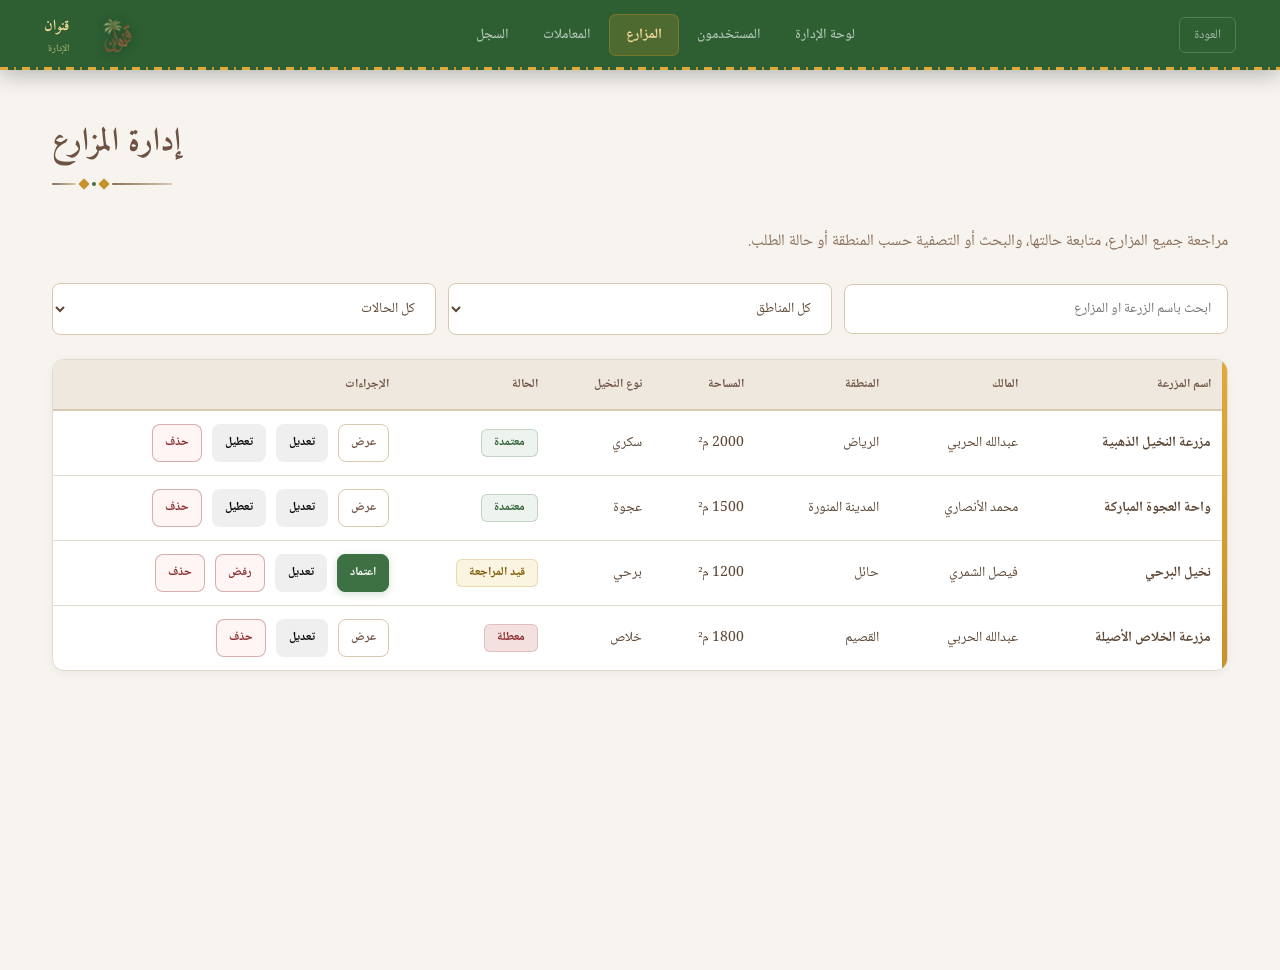
<file: farms-managment.html>
<!DOCTYPE html>
<html lang="ar" dir="rtl">
<head>
    <meta charset="UTF-8" />
    <meta name="viewport" content="width=device-width, initial-scale=1.0" />
    <title>إدارة المزارع - قنوان</title>
    <link rel="stylesheet" href="style.css" />
    <style>
    .modal-overlay {
        display: none;
        position: fixed;
        inset: 0;
        background: rgba(0, 0, 0, 0.45);
        justify-content: center;
        align-items: center;
        z-index: 9999;
        padding: 20px;
    }

    .modal-box {
        background: #fffaf6;
        width: 95%;
        max-width: 700px;
        border-radius: 22px;
        padding: 24px;
        box-shadow: 0 20px 50px rgba(0,0,0,0.18);
        position: relative;
        max-height: 85vh;
        overflow-y: auto;
    }

    .close-btn {
        position: absolute;
        top: 14px;
        left: 18px;
        cursor: pointer;
        font-size: 28px;
        color: #B56A63;
        font-weight: bold;
        line-height: 1;
    }

    .modal-box h2 {
        margin: 0 0 18px;
        color: #B56A63;
        font-size: 1.5rem;
    }

    .form-group {
        margin-bottom: 16px;
    }

    .form-group label {
        display: block;
        margin-bottom: 8px;
        color: #5d4037;
        font-weight: 700;
    }

    .table-actions {
        display: flex;
        gap: 10px;
        flex-wrap: wrap;


    }
     .clickable-name {
        color: #B56A63;
        font-weight: 700;
        cursor: pointer;
        transition: 0.2s ease;
    }

    .clickable-name:hover {
        color: #C9857A;
        text-decoration: underline;
    }

    .modal-overlay {
        display: none;
        position: fixed;
        inset: 0;
        background: rgba(0, 0, 0, 0.45);
        justify-content: center;
        align-items: center;
        z-index: 9999;
        padding: 20px;
    }

    .modal-box {
        background: #fffaf6;
        width: 95%;
        max-width: 760px;
        border-radius: 22px;
        padding: 24px;
        box-shadow: 0 20px 50px rgba(0,0,0,0.18);
        position: relative;
        max-height: 85vh;
        overflow-y: auto;
    }

    .close-btn {
        position: absolute;
        top: 14px;
        left: 18px;
        cursor: pointer;
        font-size: 28px;
        color: #B56A63;
        font-weight: bold;
        line-height: 1;
    }

    .modal-box h2 {
        margin: 0 0 18px;
        color: #B56A63;
        font-size: 1.5rem;
    }

    .modal-profile-grid {
        display: grid;
        grid-template-columns: repeat(auto-fit, minmax(220px, 1fr));
        gap: 12px;
        margin-bottom: 20px;
    }

    .modal-info-card {
        background: #f8efe8;
        border-radius: 14px;
        padding: 14px;
        border: 1px solid rgba(181, 106, 99, 0.12);
    }

    .modal-info-card .label {
        display: block;
        font-size: 0.9rem;
        color: #8d6e63;
        margin-bottom: 6px;
    }

    .modal-info-card .value {
        font-weight: 700;
        color: #5d4037;
    }

    .modal-section {
        margin-top: 18px;
        background: #f8efe8;
        border-radius: 14px;
        padding: 16px;
        border: 1px solid rgba(181, 106, 99, 0.12);
    }

    .modal-section h3 {
        margin: 0 0 12px;
        color: #B56A63;
        font-size: 1.05rem;
    }

    .modal-section p,
    .modal-section li {
        color: #5d4037;
        line-height: 1.8;
        margin: 0;
    }

    .modal-section ul {
        margin: 0;
        padding-right: 20px;
    }
</style>
</head>
<body>

<nav>
    <button class="nav-back" onclick="window.location.href='admin.html'">العودة</button>

    <div class="nav-links">
        <button class="nav-link" onclick="window.location.href='admin.html'">لوحة الإدارة</button>
        <button class="nav-link" onclick="window.location.href='users-managment.html'">المستخدمون</button>
        <button class="nav-link active" onclick="window.location.href='farms-managment.html'">المزارع</button>
        <button class="nav-link" onclick="window.location.href='transactions-monitor.html'">المعاملات</button>
        <button class="nav-link" onclick="window.location.href='activity-logs.html'">السجل</button>
    </div>

    <div class="nav-logo" onclick="window.location.href='admin.html'">
        <img class="logo-img" src="logo.png" alt="قنوان"
             onerror="this.style.display='none'; this.nextElementSibling.style.display='flex';" />
        <div class="logo-fallback" style="display:none">ق</div>
        <div>
             <span class="logo-name">قنوان</span>
            <span class="logo-sub">الإدارة</span>
        </div>
    </div>
</nav>

<main class="admin-page admin-rtl">
    <div class="page-content">

        <div class="page-title-wrap">
            <h1 class="page-title">إدارة المزارع</h1>
            <div class="title-ornament">
                <div class="orn-line" style="width:60px"></div>
                <div class="orn-diamond"></div>
                <div class="orn-dot"></div>
                <div class="orn-diamond"></div>
                <div class="orn-line" style="width:24px"></div>
            </div>
        </div>

        <p style="color: var(--text-muted); margin-bottom: 28px;">
            مراجعة جميع المزارع، متابعة حالتها، والبحث أو التصفية حسب المنطقة أو حالة الطلب.
        </p>

        <section class="admin-toolbar">
    <input type="text" id="farmSearchInput" class="form-input" placeholder="ابحث باسم الزرعة او المزارع" />

    <select id="farmRegionFilter" class="form-select">
        <option value="all">كل المناطق</option>
        <option value="الرياض">الرياض</option>
        <option value="القصيم">القصيم</option>
        <option value="المدينة المنورة">المدينة المنورة</option>
        <option value="الأحساء">الأحساء</option>
        <option value="حائل">حائل</option>
    </select>

    <select id="farmStatusFilter" class="form-select">
        <option value="all">كل الحالات</option>
        <option value="Approved">معتمدة</option>
        <option value="Pending">قيد المراجعة</option>
        <option value="Rejected">مرفوضة</option>
        <option value="Deactivated">معطلة</option>
    </select>
</section>

        <section class="admin-table-wrapper">
            <table class="admin-table">
                <thead>
                    <tr>
                        <th>اسم المزرعة</th>
                        <th>المالك</th>
                        <th>المنطقة</th>
                        <th>المساحة</th>
                        <th>نوع النخيل</th>
                        <th>الحالة</th>
                        <th>الإجراءات</th>
                    </tr>
                </thead>
                <tbody id="farmsManagementTableBody">
                    <tr>
                        <td>مزرعة الواحة الذهبية</td>
                        <td>عبدالله الدوسري</td>
                        <td>الرياض</td>
                        <td>12000 م²</td>
                        <td>سكري</td>
                        <td><span class="status-badge status-active">معتمدة</span></td>
                        <td>
                            <div style="display:flex; gap:8px; flex-wrap:wrap;">
                                <button class="admin-action-btn btn-secondary">عرض</button>
                                <button class="admin-action-btn btn-primary" >تعديل</button>
                            </div>
                        </td>
                    </tr>

                    <tr>
                        <td>مزرعة النخيل المبارك</td>
                        <td>سارة العتيبي</td>
                        <td>القصيم</td>
                        <td>8500 م²</td>
                        <td>خلاص</td>
                        <td><span class="status-badge status-pending">قيد المراجعة</span></td>
                        <td>
                            <div style="display:flex; gap:8px; flex-wrap:wrap;">
                                <button class="admin-action-btn btn-primary"></button>اعتماد</button>
                                <button class="admin-action-btn btn-danger">رفض</button>
                            </div>
                        </td>
                    </tr>

                    <tr>
                        <td>مزرعة طيبة للتمور</td>
                        <td>خالد الحربي</td>
                        <td>المدينة المنورة</td>
                        <td>15000 م²</td>
                        <td>عجوة</td>
                        <td><span class="status-badge status-suspended">معلقة</span></td>
                        <td>
                            <div style="display:flex; gap:8px; flex-wrap:wrap;">
                                <button class="admin-action-btn btn-secondary">عرض</button>
                                <button class="admin-action-btn btn-primary">إعادة تفعيل</button>
                            </div>
                        </td>
                    </tr>

                    <tr>
                        <td>مزرعة نخيل الأحساء</td>
                        <td>محمد العتيبي</td>
                        <td>الأحساء</td>
                        <td>9700 م²</td>
                        <td>رزيز</td>
                        <td><span class="status-badge status-danger">مرفوضة</span></td>
                        <td>
                            <div style="display:flex; gap:8px; flex-wrap:wrap;">
                                <button class="admin-action-btn btn-secondary">عرض السبب</button>
                                <button class="admin-action-btn btn-primary">طلب تعديل</button>
                            </div>
                        </td>
                    </tr>

                    <tr>
                        <td>مزرعة السعف الأخضر</td>
                        <td>ناصر القحطاني</td>
                        <td>الرياض</td>
                        <td>11000 م²</td>
                        <td>صفري</td>
                        <td><span class="status-badge status-active">معتمدة</span></td>
                        <td>
                            <div style="display:flex; gap:8px; flex-wrap:wrap;">
                                <button class="admin-action-btn btn-secondary">عرض</button>
                                <button class="admin-action-btn btn-danger">تعليق</button>
                            </div>
                        </td>
                    </tr>
                </tbody>
            </table>
        </section>

    </div>
</main>
<div id="editFarmModal" class="modal-overlay" style="display:none;">
    <div class="modal-box">
        <span class="close-btn" onclick="closeEditFarmModal()">×</span>
        <h2>تعديل بيانات المزرعة</h2>

        <input type="hidden" id="editFarmId" />

        <div class="form-group">
            <label>اسم المزرعة</label>
            <input type="text" id="editFarmName" class="form-input" />
        </div>

        <div class="form-group">
            <label>الوصف</label>
            <textarea id="editFarmDescription" class="form-input"></textarea>
        </div>

        <div class="form-group">
            <label>المساحة (م²)</label>
            <input type="number" id="editFarmArea" class="form-input" />
        </div>

        <div class="form-group">
            <label>عدد الصور</label>
            <input type="number" id="editFarmPhotos" class="form-input" />
        </div>

        <div class="table-actions" style="margin-top:20px;">
            <button class="admin-action-btn btn-approve" onclick="saveFarmEdits()">حفظ</button>
            <button class="admin-action-btn btn-secondary" onclick="closeEditFarmModal()">إلغاء</button>
        </div>
    </div>
</div>
<div id="farmModal" class="modal-overlay">
    <div class="modal-box">
        <span class="close-btn" onclick="closeFarmModal()">×</span>
        <h2>تفاصيل المزرعة</h2>

        <div class="modal-profile-grid">
            <div class="modal-info-card">
                <span class="label">اسم المزرعة</span>
                <div class="value" id="farmModalName">-</div>
            </div>

            <div class="modal-info-card">
                <span class="label">اسم المالك</span>
                <div class="value" id="farmModalOwner">-</div>
            </div>

            <div class="modal-info-card">
                <span class="label">البريد الإلكتروني</span>
                <div class="value" id="farmModalEmail">-</div>
            </div>

            <div class="modal-info-card">
                <span class="label">الموقع</span>
                <div class="value" id="farmModalLocation">-</div>
            </div>

            <div class="modal-info-card">
                <span class="label">المساحة</span>
                <div class="value" id="farmModalArea">-</div>
            </div>

            <div class="modal-info-card">
                <span class="label">نوع النخيل</span>
                <div class="value" id="farmModalPalmType">-</div>
            </div>

            <div class="modal-info-card">
                <span class="label">الحالة</span>
                <div class="value" id="farmModalStatus">-</div>
            </div>

            <div class="modal-info-card">
                <span class="label">عدد الصور</span>
                <div class="value" id="farmModalPhotos">-</div>
            </div>
        </div>

        <div class="modal-section">
            <h3>الوصف</h3>
            <p id="farmModalDescription">-</p>
        </div>

        <div class="modal-section">
            <h3>معلومات إضافية</h3>
            <ul id="farmModalExtraInfo">
                <li>لا توجد معلومات إضافية.</li>
            </ul>
        </div>
    </div>
</div>
<script src="script2.js"></script>
</body>
</html>
</file>
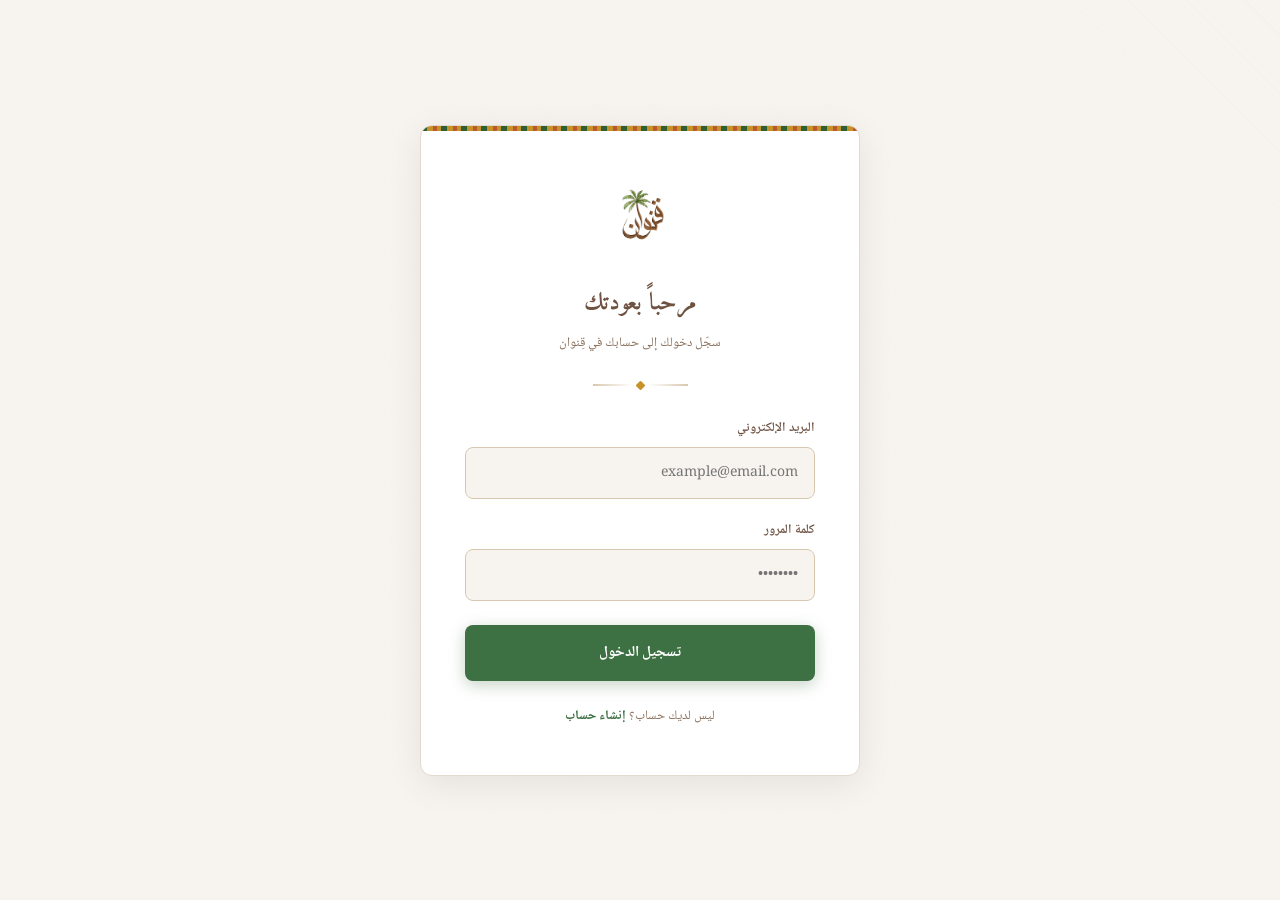
<file: login.html>
<!DOCTYPE html>
<html lang="ar" dir="rtl">
<head>
  <meta charset="UTF-8" />
  <meta name="viewport" content="width=device-width, initial-scale=1.0" />
  <title>قِنوان | تسجيل الدخول</title>
  <link rel="stylesheet" href="style.css" />
</head>

<body>
  <div class="auth-container">
    <div class="auth-box">

      <div class="auth-logo">
        <img class="auth-logo-img" src="logo.png" alt="قِنوان"
             onerror="this.style.display='none'; this.nextElementSibling.style.display='flex';" />
        <div class="auth-logo-fallback" style="display:none">ق</div>
      </div>

      <h1>مرحباً بعودتك</h1>
      <p>سجّل دخولك إلى حسابك في قِنوان</p>

      <div class="auth-ornament">
        <div class="line"></div>
        <div class="diamond"></div>
        <div class="line" style="transform:scaleX(-1)"></div>
      </div>

      <form id="loginForm">

        <!-- email في جدول User -->
        <label>البريد الإلكتروني</label>
        <input type="email" placeholder="example@email.com" required />

        <!-- password_hash في جدول User -->
        <label>كلمة المرور</label>
        <input type="password" placeholder="••••••••" required />

        <button type="submit" class="auth-btn">تسجيل الدخول</button>
      </form>

      <div class="auth-link">
        ليس لديك حساب؟ <a href="register.html">إنشاء حساب</a>
      </div>

    </div>
  </div>

  <script src="script.js"></script>
</body>
</html>
</file>
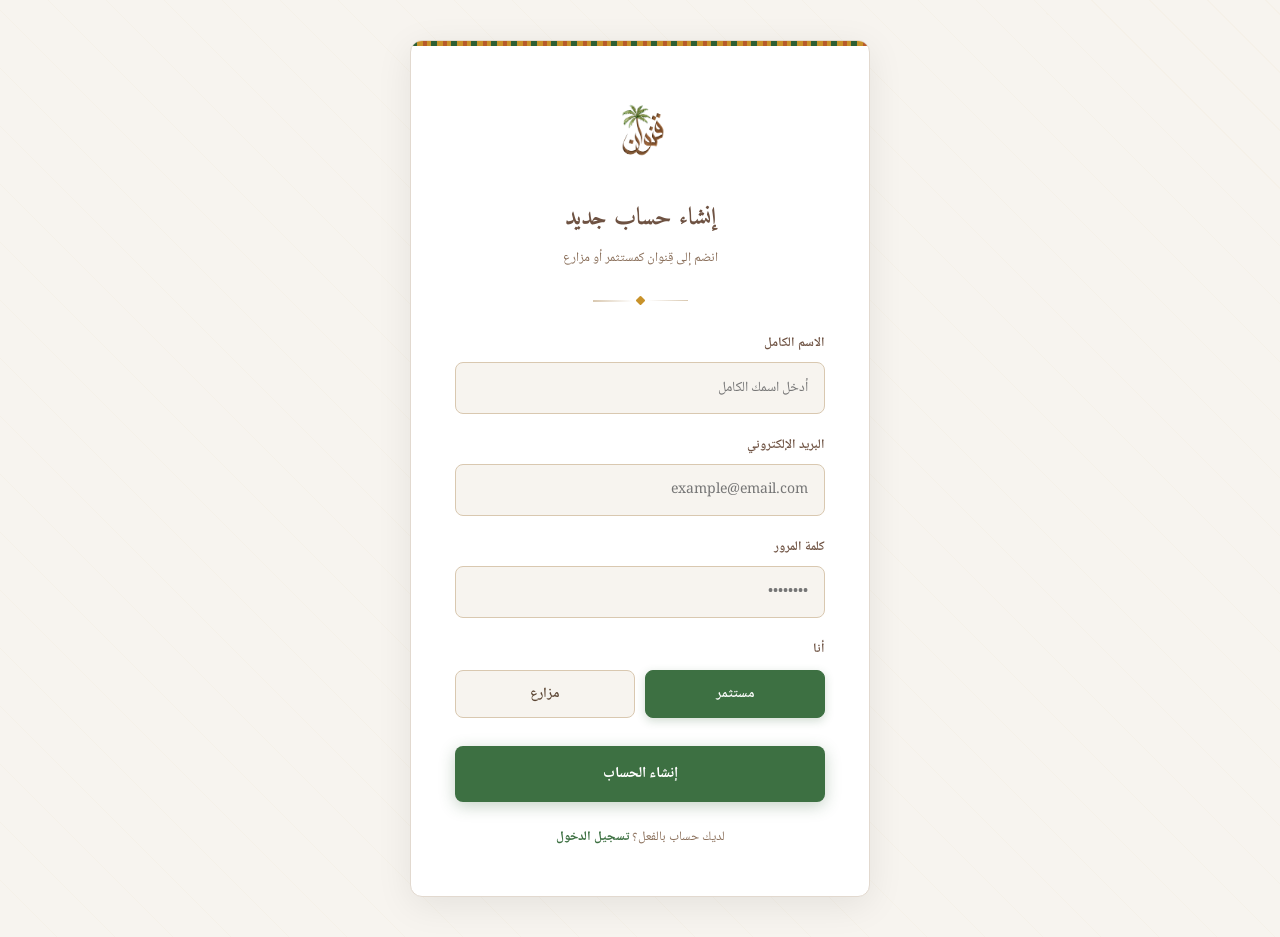
<file: register.html>
<!DOCTYPE html>
<html lang="ar" dir="rtl">
<head>
  <meta charset="UTF-8" />
  <meta name="viewport" content="width=device-width, initial-scale=1.0" />
  <title>قِنوان | إنشاء حساب</title>
  <link rel="stylesheet" href="style.css" />
</head>

<body>
  <div class="auth-container">
    <div class="auth-box" style="max-width:460px;">

      <!-- اللوقو — الاسم موجود في الصورة، لا يوجد نص إضافي -->
      <div class="auth-logo">
        <img class="auth-logo-img" src="logo.png" alt="قِنوان"
             onerror="this.style.display='none'; this.nextElementSibling.style.display='flex';" />
        <div class="auth-logo-fallback" style="display:none">ق</div>
      </div>

      <h1>إنشاء حساب جديد</h1>
      <p>انضم إلى قِنوان كمستثمر أو مزارع</p>

      <div class="auth-ornament">
        <div class="line"></div>
        <div class="diamond"></div>
        <div class="line" style="transform:scaleX(-1)"></div>
      </div>

      <form id="registerForm">

        <!-- full_name في جدول User -->
        <label>الاسم الكامل</label>
        <input type="text" placeholder="أدخل اسمك الكامل" required />

        <!-- email في جدول User -->
        <label>البريد الإلكتروني</label>
        <input type="email" placeholder="example@email.com" required />

        <!-- password_hash في جدول User -->
        <label>كلمة المرور</label>
        <input type="password" placeholder="••••••••" required />

        <!-- role في جدول User -->
        <div class="role-label">أنا</div>
        <div class="role-buttons">
          <button type="button" class="role-btn active">مستثمر</button>
          <button type="button" class="role-btn">مزارع</button>
        </div>

        <button type="button" id="createAccountBtn" class="auth-btn">إنشاء الحساب</button>
      </form>

      <div class="auth-link">
        لديك حساب بالفعل؟ <a href="login.html">تسجيل الدخول</a>
      </div>

    </div>
  </div>

  <script src="script.js"></script>
</body>
</html>
</file>
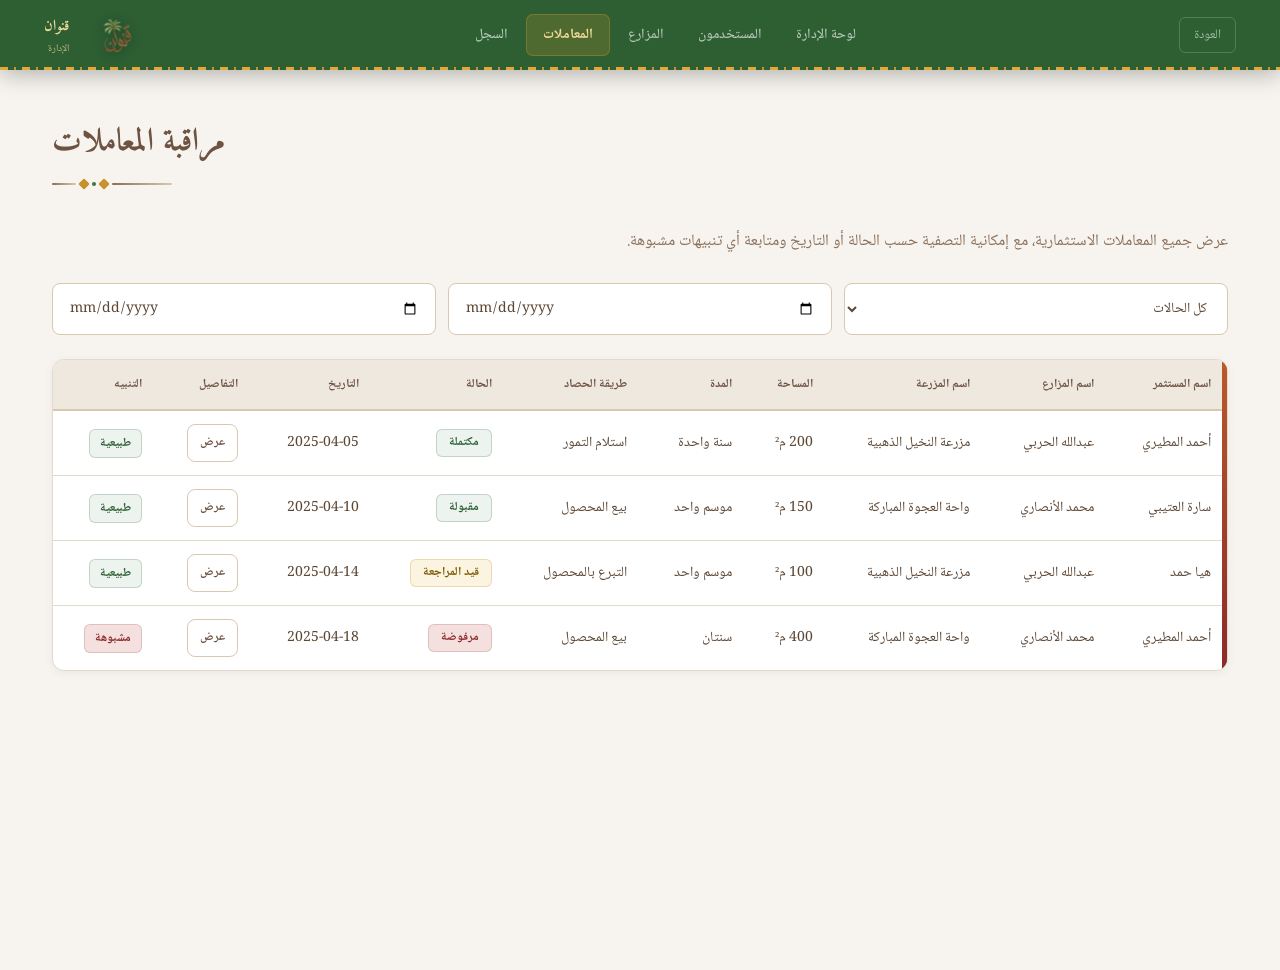
<file: transactions-monitor.html>
<!DOCTYPE html>
<html lang="ar" dir="rtl">
<head>
    <meta charset="UTF-8" />
    <meta name="viewport" content="width=device-width, initial-scale=1.0" />
    <title>مراقبة المعاملات - قنوان</title>
    <link rel="stylesheet" href="style.css" />
</head>
<body>

<nav>
    <button class="nav-back" onclick="window.location.href='admin.html'">العودة</button>

    <div class="nav-links">
        <button class="nav-link" onclick="window.location.href='admin.html'">لوحة الإدارة</button>
        <button class="nav-link" onclick="window.location.href='users-managment.html'">المستخدمون</button>
        <button class="nav-link" onclick="window.location.href='farms-managment.html'">المزارع</button>
        <button class="nav-link active" onclick="window.location.href='transactions-monitor.html'">المعاملات</button>
        <button class="nav-link" onclick="window.location.href='activity-logs.html'">السجل</button>
    </div>

    <div class="nav-logo" onclick="window.location.href='admin.html'">
        <img class="logo-img" src="logo.png" alt="قنوان"
             onerror="this.style.display='none'; this.nextElementSibling.style.display='flex';" />
        <div class="logo-fallback" style="display:none">ق</div>
        <div>
             <span class="logo-name">قنوان</span>
            <span class="logo-sub">الإدارة</span>
        </div>
    </div>
</nav>

<main class="admin-page admin-rtl">
    <div class="page-content">

        <div class="page-title-wrap">
            <h1 class="page-title">مراقبة المعاملات</h1>
            <div class="title-ornament">
                <div class="orn-line" style="width:60px"></div>
                <div class="orn-diamond"></div>
                <div class="orn-dot"></div>
                <div class="orn-diamond"></div>
                <div class="orn-line" style="width:24px"></div>
            </div>
        </div>

        <p style="color: var(--text-muted); margin-bottom: 28px;">
            عرض جميع المعاملات الاستثمارية، مع إمكانية التصفية حسب الحالة أو التاريخ ومتابعة أي تنبيهات مشبوهة.
        </p>

        <section class="admin-toolbar">
            <select id="transactionStatusFilter">
                <option value="all">كل الحالات</option>
                <option value="Pending">قيد المراجعة</option>
                <option value="Accepted">مقبولة</option>
                <option value="Rejected">مرفوضة</option>
                <option value="Completed">مكتملة</option>
            </select>

            <input type="date" id="transactionDateFrom" placeholder="من تاريخ" />
            <input type="date" id="transactionDateTo" placeholder="إلى تاريخ" />
        </section>

        <section class="admin-table-wrapper">
            <table class="admin-table">
                <thead>
                    <tr>
                        <th>اسم المستثمر</th>
                        <th>اسم المزارع</th>
                        <th>اسم المزرعة</th>
                        <th>المساحة</th>
                        <th>المدة</th>
                        <th>طريقة الحصاد</th>
                        <th>الحالة</th>
                        <th>التاريخ</th>
                        <th>التفاصيل</th>
                        <th>التنبيه</th>
                    </tr>
                </thead>
                <tbody id="transactionsTableBody">
                    <tr>
                        <td>هيا حمد</td>
                        <td>عبدالله الدوسري</td>
                        <td>مزرعة الواحة الذهبية</td>
                        <td>250 م²</td>
                        <td>6 أشهر</td>
                        <td>استلام التمر</td>
                        <td><span class="status-badge status-pending">قيد المراجعة</span></td>
                        <td>2026-04-03</td>
                        <td><button class="admin-action-btn btn-secondary">عرض</button></td>
                        <td><span class="normal-badge">طبيعي</span></td>
                    </tr>

                    <tr>
                        <td>ريم المطيري</td>
                        <td>ناصر القحطاني</td>
                        <td>مزرعة السعف الأخضر</td>
                        <td>400 م²</td>
                        <td>سنة</td>
                        <td>بيع المحصول</td>
                        <td><span class="status-badge status-active">مقبولة</span></td>
                        <td>2026-03-28</td>
                        <td><button class="admin-action-btn btn-secondary">عرض</button></td>
                        <td><span class="normal-badge">طبيعي</span></td>
                    </tr>

                    <tr>
                        <td>محمد القحطاني</td>
                        <td>سارة العتيبي</td>
                        <td>مزرعة النخيل المبارك</td>
                        <td>600 م²</td>
                        <td>8 أشهر</td>
                        <td>تبرع بالمحصول</td>
                        <td><span class="status-badge status-danger">مرفوضة</span></td>
                        <td>2026-03-19</td>
                        <td><button class="admin-action-btn btn-secondary">عرض</button></td>
                        <td><span class="flag-badge">تنبيه</span></td>
                    </tr>

                    <tr>
                        <td>سارة العنزي</td>
                        <td>خالد الحربي</td>
                        <td>مزرعة طيبة للتمور</td>
                        <td>300 م²</td>
                        <td>4 أشهر</td>
                        <td>استلام التمر</td>
                        <td><span class="status-badge status-active">مكتملة</span></td>
                        <td>2026-02-27</td>
                        <td><button class="admin-action-btn btn-secondary">عرض</button></td>
                        <td><span class="normal-badge">طبيعي</span></td>
                    </tr>

                    <tr>
                        <td>لولوة الشمري</td>
                        <td>محمد العتيبي</td>
                        <td>مزرعة نخيل الأحساء</td>
                        <td>900 م²</td>
                        <td>سنتان</td>
                        <td>بيع المحصول</td>
                        <td><span class="status-badge status-pending">قيد المراجعة</span></td>
                        <td>2026-04-06</td>
                        <td><button class="admin-action-btn btn-secondary">عرض</button></td>
                        <td><span class="flag-badge">مشبوه</span></td>
                    </tr>
                </tbody>
            </table>
        </section>

    </div>
</main>

<script src="script2.js"></script>
</body>
</html>
</file>
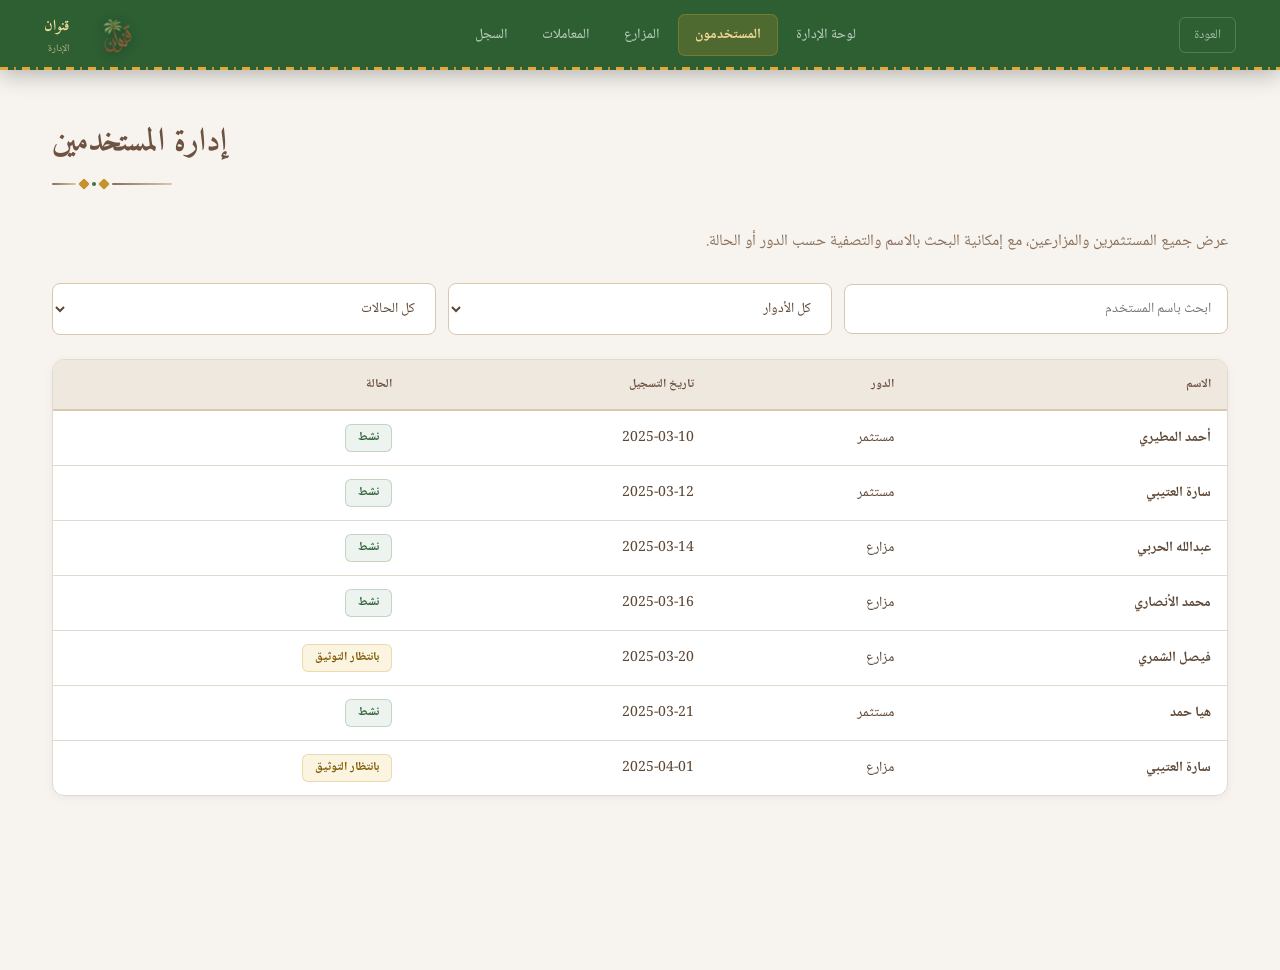
<file: users-managment.html>
<!DOCTYPE html>
<html lang="ar" dir="rtl">
<head>
    <meta charset="UTF-8" />
    <meta name="viewport" content="width=device-width, initial-scale=1.0" />
    <title>إدارة المستخدمين - قنوان</title>
    <link rel="stylesheet" href="style.css" />

    <style>
        .clickable-name {
            color: #B56A63;
            font-weight: 700;
            cursor: pointer;
            transition: 0.2s ease;
        }

        .clickable-name:hover {
            color: #C9857A;
            text-decoration: underline;
        }

        .modal-overlay {
            display: none;
            position: fixed;
            inset: 0;
            background: rgba(0, 0, 0, 0.45);
            justify-content: center;
            align-items: center;
            z-index: 9999;
            padding: 20px;
        }

        .modal-box {
            background: #fffaf6;
            width: 95%;
            max-width: 700px;
            border-radius: 22px;
            padding: 24px;
            box-shadow: 0 20px 50px rgba(0,0,0,0.18);
            position: relative;
            max-height: 85vh;
            overflow-y: auto;
        }

        .close-btn {
            position: absolute;
            top: 14px;
            left: 18px;
            cursor: pointer;
            font-size: 28px;
            color: #B56A63;
            font-weight: bold;
            line-height: 1;
        }

        .modal-box h2 {
            margin: 0 0 18px;
            color: #B56A63;
            font-size: 1.5rem;
        }

        .modal-profile-grid {
            display: grid;
            grid-template-columns: repeat(auto-fit, minmax(200px, 1fr));
            gap: 12px;
            margin-bottom: 20px;
        }

        .modal-info-card {
            background: #f8efe8;
            border-radius: 14px;
            padding: 14px;
            border: 1px solid rgba(181, 106, 99, 0.12);
        }

        .modal-info-card .label {
            display: block;
            font-size: 0.9rem;
            color: #8d6e63;
            margin-bottom: 6px;
        }

        .modal-info-card .value {
            font-weight: 700;
            color: #5d4037;
        }

        .modal-section {
            margin-top: 18px;
            background: #f8efe8;
            border-radius: 14px;
            padding: 16px;
            border: 1px solid rgba(181, 106, 99, 0.12);
        }

        .modal-section h3 {
            margin: 0 0 12px;
            color: #B56A63;
            font-size: 1.05rem;
        }

        .modal-section ul {
            margin: 0;
            padding-right: 20px;
        }

        .modal-section li {
            margin-bottom: 8px;
            color: #5d4037;
        }
    </style>
</head>
<body>

<nav>
    <button class="nav-back" onclick="window.location.href='admin.html'">العودة</button>

    <div class="nav-links">
        <button class="nav-link" onclick="window.location.href='admin.html'">لوحة الإدارة</button>
        <button class="nav-link active" onclick="window.location.href='users-managment.html'">المستخدمون</button>
        <button class="nav-link" onclick="window.location.href='farms-managment.html'">المزارع</button>
        <button class="nav-link" onclick="window.location.href='transactions-monitor.html'">المعاملات</button>
        <button class="nav-link" onclick="window.location.href='activity-logs.html'">السجل</button>
    </div>

    <div class="nav-logo" onclick="window.location.href='admin.html'">
        <img class="logo-img" src="logo.png" alt="قنوان"
             onerror="this.style.display='none'; this.nextElementSibling.style.display='flex';" />
        <div class="logo-fallback" style="display:none">ق</div>
        <div>
            <span class="logo-name">قنوان</span>
            <span class="logo-sub">الإدارة</span>
        </div>
    </div>
</nav>

<main class="admin-page admin-rtl">
    <div class="page-content">

        <div class="page-title-wrap">
            <h1 class="page-title">إدارة المستخدمين</h1>
            <div class="title-ornament">
                <div class="orn-line" style="width:60px"></div>
                <div class="orn-diamond"></div>
                <div class="orn-dot"></div>
                <div class="orn-diamond"></div>
                <div class="orn-line" style="width:24px"></div>
            </div>
        </div>

        <p style="color: var(--text-muted); margin-bottom: 28px;">
            عرض جميع المستثمرين والمزارعين، مع إمكانية البحث بالاسم والتصفية حسب الدور أو الحالة.
        </p>

        <section class="admin-toolbar">
            <input type="text" id="userSearchInput" placeholder="ابحث باسم المستخدم" oninput="renderUsersManagement()" />

            <select id="userRoleFilter" onchange="renderUsersManagement()">
                <option value="all">كل الأدوار</option>
                <option value="Investor">مستثمر</option>
                <option value="Farm Owner">مزارع</option>
            </select>

            <select id="userStatusFilter" onchange="renderUsersManagement()">
                <option value="all">كل الحالات</option>
                <option value="Active">نشط</option>
                <option value="Suspended">موقوف</option>
                <option value="Pending Verification">بانتظار التوثيق</option>
            </select>
        </section>

        <section class="admin-table-wrapper">
            <table class="admin-table">
                <thead>
                    <tr>
                        <th>الاسم</th>
                        <th>الدور</th>
                        <th>تاريخ التسجيل</th>
                        <th>الحالة</th>
                    </tr>
                </thead>
                <tbody id="usersManagementTableBody">
                </tbody>
            </table>
        </section>

    </div>
</main>

<!-- USER POPUP -->
<div id="userModal" class="modal-overlay">
    <div class="modal-box">
        <span class="close-btn" onclick="closeUserModal()">×</span>

        <h2>الملف الشخصي والنشاط</h2>

        <div class="modal-profile-grid">
            <div class="modal-info-card">
                <span class="label">الاسم</span>
                <span class="value" id="modalName">-</span>
            </div>

            <div class="modal-info-card">
                <span class="label">الدور</span>
                <span class="value" id="modalRole">-</span>
            </div>

            <div class="modal-info-card">
                <span class="label">تاريخ التسجيل</span>
                <span class="value" id="modalDate">-</span>
            </div>

            <div class="modal-info-card">
                <span class="label">الحالة</span>
                <span class="value" id="modalStatus">-</span>
            </div>

            <div class="modal-info-card">
                <span class="label">البريد الإلكتروني</span>
                <span class="value" id="modalEmail">-</span>
            </div>

            <div class="modal-info-card">
                <span class="label">عدد المزارع المرتبطة</span>
                <span class="value" id="modalFarmCount">0</span>
            </div>

            <div class="modal-info-card">
                <span class="label">عدد المعاملات</span>
                <span class="value" id="modalTransactionCount">0</span>
            </div>

            <div class="modal-info-card">
                <span class="label">عدد الشكاوى</span>
                <span class="value" id="modalComplaintCount">0</span>
            </div>
        </div>

        <div class="modal-section">
            <h3>سجل النشاط</h3>
            <ul id="modalActivity">
                <li>لا يوجد نشاط.</li>
            </ul>
        </div>
    </div>
</div>

<script src="script2.js"></script>
</body>
</html>
</file>
<file: style.css>
/* ====================================================
   قِنوان — ملف الأنماط الموحد
   يشمل: الهيدر · الصفحات · الفورم · الطلبات · التنبيه
          صفحة تسجيل الدخول · صفحة إنشاء الحساب
   ==================================================== */

@import url('https://fonts.googleapis.com/css2?family=Noto+Naskh+Arabic:wght@400;500;600;700&family=Amiri:wght@400;700&display=swap');

/* ====================================================
   متغيرات الألوان — الهوية البصرية لقِنوان
   ==================================================== */
:root {
  --green-dark:    #2d5f33;
  --green-mid:     #3d7042;
  --brown-dark:    #6E5242;
  --brown-mid:     #8A6F5A;
  --brown-light:   #5c4634;
  --bg-main:       #f7f4ef;
  --bg-white:      #ffffff;
  --bg-section:    #eee8df;
  --border:        #d9c8b0;
  --border-light:  #e2d9cf;
  --gold:          #C8922A;
  --gold-mid:      #E0A93A;
  --gold-light:    #F2D998;
  --red:           #8B2A2A;
  --red-light:     #F5E0E0;
  --text-main:     #5c4634;
  --text-muted:    #8A6F5A;
  --text-faint:    #b0a090;
}

/* ====================================================
   إعدادات عامة
   ==================================================== */
* { margin: 0; padding: 0; box-sizing: border-box; }

body {
  font-family: 'Noto Naskh Arabic', serif;
  background: var(--bg-main);
  color: var(--text-main);
  min-height: 100vh;
  direction: rtl;
}

/* ====================================================
   نظام الصفحات — farmer.html
   ==================================================== */
.page { display: none; min-height: 100vh; flex-direction: column; }
.page.active { display: flex; }

/* ====================================================
   شريط التنقل — مشترك بين جميع الصفحات
   ==================================================== */
nav {
  background: var(--green-dark);
  padding: 0 44px;
  height: 70px;
  display: flex;
  align-items: center;
  justify-content: space-between;
  position: sticky;
  top: 0;
  z-index: 100;
  box-shadow: 0 3px 24px rgba(0,0,0,0.3);
}

/* الخط الزخرفي الذهبي أسفل الهيدر */
nav::after {
  content: '';
  position: absolute;
  bottom: 0; left: 0; right: 0;
  height: 3px;
  background: repeating-linear-gradient(
    90deg,
    var(--gold-mid) 0px, var(--gold-mid) 8px,
    transparent 8px, transparent 14px,
    var(--gold) 14px, var(--gold) 16px,
    transparent 16px, transparent 22px
  );
}

/* اللوقو — صورة فقط، الاسم موجود في الصورة */
.nav-logo { display: flex; align-items: center; gap: 10px; cursor: pointer; }

.logo-img {
  height: 52px;
  width: auto;
  object-fit: contain;
  filter: drop-shadow(0 1px 6px rgba(0,0,0,0.4));
}

.logo-fallback {
  height: 52px; width: 52px;
  background: var(--gold);
  border-radius: 50%;
  display: flex; align-items: center; justify-content: center;
  font-family: 'Amiri', serif;
  font-size: 22px;
  color: var(--green-dark);
  font-weight: 700;
}

/* الاسم مخفي — الاسم موجود داخل صورة اللوقو */
.logo-name { display: none; }
.logo-sub  { color: var(--gold-light); font-size: 10px; display: block; opacity: 0.75; }

/* روابط الهيدر */
.nav-links { display: flex; align-items: center; gap: 2px; }

.nav-link {
  color: rgba(255,255,255,0.65);
  font-size: 14px;
  font-weight: 500;
  padding: 8px 16px;
  border-radius: 7px;
  cursor: pointer;
  border: none;
  background: transparent;
  font-family: 'Noto Naskh Arabic', serif;
  transition: all 0.2s;
}

.nav-link:hover { background: rgba(255,255,255,0.09); color: #fff; }

.nav-link.active {
  background: rgba(200,146,42,0.22);
  color: var(--gold-light);
  font-weight: 700;
  border: 1px solid rgba(200,146,42,0.35);
}

.nav-back {
  color: rgba(255,255,255,0.55);
  font-size: 13px;
  cursor: pointer;
  background: none;
  border: 1px solid rgba(255,255,255,0.18);
  border-radius: 6px;
  padding: 6px 14px;
  font-family: 'Noto Naskh Arabic', serif;
  transition: all 0.2s;
}

.nav-back:hover { color: var(--gold-light); border-color: rgba(200,146,42,0.45); }

/* ====================================================
   محتوى الصفحة — farmer.html
   ==================================================== */
.page-content {
  flex: 1;
  padding: 48px 56px;
  max-width: 1200px;
  margin: 0 auto;
  width: 100%;
}

/* ====================================================
   عنوان الصفحة مع الزخرفة — farmer.html
   ==================================================== */
.page-title-wrap { margin-bottom: 40px; display: flex; flex-direction: column; align-items: flex-end; }
.page-title { font-family: 'Amiri', serif; font-size: 31px; font-weight: 700; color: var(--brown-dark); }
.title-ornament { display: flex; align-items: center; gap: 4px; margin-top: 10px; }
.orn-line { height: 1.5px; background: linear-gradient(90deg, #8A6F5A, #d9c8b0); border-radius: 2px; }
.orn-diamond { width: 8px; height: 8px; background: var(--gold); transform: rotate(45deg); border-radius: 1px; flex-shrink: 0; }
.orn-dot { width: 4px; height: 4px; background: var(--green-mid); border-radius: 50%; flex-shrink: 0; }

/* ====================================================
   بطاقات الإحصائيات — farmer.html (لوحة التحكم)
   ==================================================== */
.stats-grid { display: grid; grid-template-columns: repeat(5, 1fr); gap: 16px; margin-bottom: 44px; }

.stat-card {
  background: var(--bg-white);
  border-radius: 8px;
  padding: 24px 20px 20px;
  border: 1px solid var(--border-light);
  text-align: right;
  position: relative;
  overflow: hidden;
  transition: transform 0.22s, box-shadow 0.22s;
  animation: fadeUp 0.4s ease both;
  box-shadow: 0 2px 8px rgba(0,0,0,0.05);
}

.stat-card:hover { transform: translateY(-4px); box-shadow: 0 12px 32px rgba(45,95,51,0.14); }

.stat-card::before {
  content: '';
  position: absolute;
  top: 0; left: 0; right: 0;
  height: 4px;
  background: repeating-linear-gradient(
    90deg,
    var(--gold) 0px, var(--gold) 8px,
    var(--green-mid) 8px, var(--green-mid) 16px
  );
}

.stat-label { font-size: 12px; color: var(--text-muted); margin-bottom: 10px; font-weight: 500; }
.stat-value { font-family: 'Amiri', serif; font-size: 22px; font-weight: 700; color: var(--brown-dark); }

/* ====================================================
   عنوان القسم — farmer.html
   ==================================================== */
.section-title {
  font-family: 'Amiri', serif;
  font-size: 19px;
  font-weight: 700;
  color: var(--text-main);
  text-align: right;
  margin-bottom: 16px;
  padding-right: 12px;
  border-right: 3px solid var(--gold);
}

/* ====================================================
   بطاقة المزرعة — farmer.html (لوحة التحكم)
   ==================================================== */
.farm-card {
  background: var(--bg-white);
  border-radius: 8px;
  border: 1px solid var(--border-light);
  padding: 24px 32px;
  display: flex;
  align-items: center;
  justify-content: space-between;
  transition: box-shadow 0.22s;
  animation: fadeUp 0.5s ease both;
  position: relative;
  overflow: hidden;
  box-shadow: 0 2px 10px rgba(0,0,0,0.05);
}

.farm-card::before {
  content: '';
  position: absolute;
  right: 0; top: 0; bottom: 0;
  width: 5px;
  background: linear-gradient(180deg,
    var(--gold) 0%, var(--gold) 33%,
    var(--green-mid) 33%, var(--green-mid) 66%,
    #B85A2A 66%, #B85A2A 100%
  );
}

.farm-card:hover { box-shadow: 0 8px 28px rgba(45,95,51,0.13); }

.farm-info { text-align: right; }
.farm-name { font-family: 'Amiri', serif; font-size: 18px; font-weight: 700; color: var(--text-main); margin-bottom: 5px; }
.farm-meta { font-size: 13px; color: var(--text-muted); display: flex; align-items: center; gap: 6px; justify-content: flex-end; }
.farm-meta::before { content: '◆'; font-size: 5px; color: var(--gold); }
.farm-stats { display: flex; gap: 40px; }
.farm-stat { text-align: center; }
.farm-stat-label { font-size: 11px; color: var(--text-faint); margin-bottom: 4px; }
.farm-stat-value { font-family: 'Amiri', serif; font-size: 15px; font-weight: 700; color: var(--green-dark); }

.palm-icon {
  width: 52px; height: 52px;
  background: linear-gradient(135deg, #eaf2eb, #fdf5e0);
  border-radius: 8px;
  display: flex; align-items: center; justify-content: center;
  margin-right: 20px;
  border: 1px solid var(--border-light);
}

/* ====================================================
   بطاقة النموذج — farmer.html (نشر تحديث / إضافة مزرعة)
   ==================================================== */
.form-card {
  background: var(--bg-white);
  border-radius: 8px;
  border: 1px solid var(--border-light);
  padding: 40px 46px;
  max-width: 620px;
  margin: 0 auto;
  animation: fadeUp 0.4s ease both;
  position: relative;
  overflow: hidden;
  box-shadow: 0 4px 20px rgba(0,0,0,0.07);
}

.form-card::before {
  content: '';
  position: absolute;
  top: 0; left: 0; right: 0;
  height: 5px;
  background: repeating-linear-gradient(
    90deg,
    var(--green-dark) 0px, var(--green-dark) 6px,
    var(--gold) 6px, var(--gold) 12px,
    #B85A2A 12px, #B85A2A 16px,
    var(--gold) 16px, var(--gold) 20px
  );
}

.form-group { margin-bottom: 24px; }
.form-label { display: block; font-size: 13px; font-weight: 600; color: var(--brown-dark); margin-bottom: 9px; text-align: right; }

.form-select,
.form-input,
.form-textarea {
  width: 100%;
  background: var(--bg-main);
  border: 1.5px solid var(--border);
  border-radius: 8px;
  padding: 13px 16px;
  font-family: 'Noto Naskh Arabic', serif;
  font-size: 14px;
  color: var(--text-main);
  text-align: right;
  direction: rtl;
  outline: none;
  transition: border-color 0.2s, box-shadow 0.2s;
}

.form-select:focus,
.form-input:focus,
.form-textarea:focus {
  border-color: var(--green-mid);
  box-shadow: 0 0 0 3px rgba(61,112,66,0.13);
  background: var(--bg-white);
}

.form-textarea { resize: vertical; min-height: 136px; }

.upload-zone {
  border: 2px dashed var(--border);
  border-radius: 8px;
  padding: 38px 24px;
  text-align: center;
  cursor: pointer;
  background: var(--bg-main);
  transition: border-color 0.2s, background 0.2s;
}

.upload-zone:hover { border-color: var(--green-mid); background: #edf3ee; }
.upload-text { font-size: 13px; color: var(--text-muted); margin-top: 9px; }
.upload-hint { font-size: 11px; color: var(--text-faint); margin-top: 4px; }

/* ====================================================
   الأزرار — مشتركة بين جميع الصفحات
   ==================================================== */
.btn-primary {
  width: 100%;
  background: var(--green-mid);
  color: #fff;
  border: none;
  border-radius: 8px;
  padding: 16px;
  font-family: 'Noto Naskh Arabic', serif;
  font-size: 15px;
  font-weight: 700;
  cursor: pointer;
  display: flex;
  align-items: center;
  justify-content: center;
  gap: 10px;
  transition: all 0.2s;
  margin-top: 6px;
  box-shadow: 0 4px 16px rgba(45,95,51,0.28);
}

.btn-primary:hover { background: var(--green-dark); transform: translateY(-2px); box-shadow: 0 8px 24px rgba(45,95,51,0.32); }
.btn-primary:active { transform: translateY(0); }
.form-row { display: grid; grid-template-columns: 1fr 1fr; gap: 16px; }

/* ====================================================
   شريط الفلترة — farmer.html (طلبات الاستثمار)
   ==================================================== */
.filter-bar { display: flex; justify-content: flex-end; gap: 8px; margin-bottom: 28px; }

.filter-btn {
  padding: 8px 22px;
  border-radius: 8px;
  font-family: 'Noto Naskh Arabic', serif;
  font-size: 13px;
  font-weight: 600;
  cursor: pointer;
  border: 1.5px solid var(--border);
  background: var(--bg-white);
  color: var(--text-main);
  transition: all 0.2s;
}

.filter-btn:hover { border-color: var(--green-mid); color: var(--green-dark); background: #edf3ee; }
.filter-btn.active { background: var(--green-mid); color: #fff; border-color: var(--green-mid); box-shadow: 0 3px 10px rgba(45,95,51,0.22); }

/* ====================================================
   بطاقات الطلبات — farmer.html (طلبات الاستثمار)
   ==================================================== */
.request-card {
  background: var(--bg-white);
  border-radius: 8px;
  border: 1px solid var(--border-light);
  padding: 22px 28px;
  margin-bottom: 14px;
  animation: fadeUp 0.3s ease both;
  transition: box-shadow 0.2s;
  position: relative;
  overflow: hidden;
  box-shadow: 0 2px 8px rgba(0,0,0,0.04);
}

.request-card:hover { box-shadow: 0 6px 22px rgba(45,95,51,0.11); }

.status-accepted::before { content: ''; position: absolute; right: 0; top: 0; bottom: 0; width: 5px; background: linear-gradient(180deg, var(--green-dark), var(--green-mid)); }
.status-pending::before  { content: ''; position: absolute; right: 0; top: 0; bottom: 0; width: 5px; background: linear-gradient(180deg, var(--gold-mid), var(--gold)); }
.status-rejected::before { content: ''; position: absolute; right: 0; top: 0; bottom: 0; width: 5px; background: linear-gradient(180deg, #B85A2A, var(--red)); }

.request-header { display: flex; justify-content: space-between; align-items: center; margin-bottom: 12px; }
.request-name { font-family: 'Amiri', serif; font-size: 16px; font-weight: 700; color: var(--text-main); }
.status-badge { font-size: 11.5px; font-weight: 700; padding: 4px 16px; border-radius: 6px; }
.status-pending  .status-badge { background: #FBF4E0; color: #6B4800; border: 1px solid rgba(200,146,42,0.3); }
.status-accepted .status-badge { background: #edf3ee; color: var(--green-dark); border: 1px solid rgba(45,95,51,0.3); }
.status-rejected .status-badge { background: var(--red-light); color: var(--red); border: 1px solid rgba(139,42,42,0.2); }
.request-details { display: flex; gap: 22px; font-size: 13px; color: var(--text-muted); margin-bottom: 16px; flex-wrap: wrap; }
.request-detail { display: flex; align-items: center; gap: 7px; }
.request-detail::before { content: '◆'; font-size: 6px; color: var(--gold); flex-shrink: 0; }
.request-actions { display: flex; gap: 10px; }

.btn-accept { background: var(--green-mid); color: #fff; border: none; border-radius: 8px; padding: 9px 24px; font-family: 'Noto Naskh Arabic', serif; font-size: 13px; font-weight: 700; cursor: pointer; transition: all 0.2s; box-shadow: 0 3px 10px rgba(45,95,51,0.22); }
.btn-accept:hover { background: var(--green-dark); transform: translateY(-1px); }
.btn-reject { background: transparent; color: var(--red); border: 1.5px solid rgba(139,42,42,0.35); border-radius: 8px; padding: 9px 24px; font-family: 'Noto Naskh Arabic', serif; font-size: 13px; font-weight: 700; cursor: pointer; transition: all 0.2s; }
.btn-reject:hover { background: var(--red-light); border-color: var(--red); }

/* ====================================================
   Toast — مشترك بين جميع الصفحات
   ==================================================== */
.toast {
  position: fixed;
  bottom: 36px; left: 50%;
  transform: translateX(-50%) translateY(90px);
  background: var(--green-dark);
  color: var(--gold-light);
  padding: 14px 32px;
  border-radius: 8px;
  font-size: 14px; font-weight: 700;
  font-family: 'Amiri', serif;
  box-shadow: 0 10px 32px rgba(0,0,0,0.25);
  transition: transform 0.3s cubic-bezier(0.34,1.56,0.64,1);
  z-index: 999;
  white-space: nowrap;
  border-right: 5px solid var(--gold);
}

.toast.show { transform: translateX(-50%) translateY(0); }

#file-preview { display: flex; gap: 9px; flex-wrap: wrap; margin-top: 12px; }

/* ====================================================
   الأنيميشن — مشترك بين جميع الصفحات
   ==================================================== */
@keyframes fadeUp {
  from { opacity: 0; transform: translateY(18px); }
  to   { opacity: 1; transform: translateY(0); }
}

.stat-card:nth-child(1)    { animation-delay: 0.04s; }
.stat-card:nth-child(2)    { animation-delay: 0.09s; }
.stat-card:nth-child(3)    { animation-delay: 0.14s; }
.stat-card:nth-child(4)    { animation-delay: 0.19s; }
.stat-card:nth-child(5)    { animation-delay: 0.24s; }
.request-card:nth-child(1) { animation-delay: 0.04s; }
.request-card:nth-child(2) { animation-delay: 0.09s; }
.request-card:nth-child(3) { animation-delay: 0.14s; }
.request-card:nth-child(4) { animation-delay: 0.19s; }
.request-card:nth-child(5) { animation-delay: 0.24s; }

/* ====================================================
   صفحة تسجيل الدخول — login.html
   ==================================================== */
.auth-container {
  min-height: 100vh;
  display: flex; align-items: center; justify-content: center;
  padding: 40px 20px;
  background:
    repeating-linear-gradient(45deg, transparent, transparent 40px, rgba(200,146,42,0.03) 40px, rgba(200,146,42,0.03) 41px),
    var(--bg-main);
}

.auth-box {
  background: var(--bg-white);
  border-radius: 12px;
  border: 1px solid var(--border-light);
  padding: 48px 44px;
  width: 100%; max-width: 440px;
  box-shadow: 0 8px 36px rgba(0,0,0,0.08);
  position: relative; overflow: hidden;
}

.auth-box::before {
  content: '';
  position: absolute;
  top: 0; left: 0; right: 0; height: 5px;
  background: repeating-linear-gradient(
    90deg,
    var(--green-dark) 0px, var(--green-dark) 6px,
    var(--gold) 6px, var(--gold) 12px,
    #B85A2A 12px, #B85A2A 16px,
    var(--gold) 16px, var(--gold) 20px
  );
}

.auth-logo { display: flex; align-items: center; justify-content: center; margin-bottom: 28px; }

.auth-logo-img { height: 80px; width: auto; object-fit: contain; }

.auth-logo-fallback {
  width: 60px; height: 60px;
  background: var(--gold); border-radius: 50%;
  display: flex; align-items: center; justify-content: center;
  font-family: 'Amiri', serif; font-size: 24px;
  color: var(--green-dark); font-weight: 700;
}

.auth-box h1 { font-family: 'Amiri', serif; font-size: 24px; font-weight: 700; color: var(--brown-dark); text-align: center; margin-bottom: 8px; }
.auth-box p  { font-size: 13px; color: var(--text-muted); text-align: center; margin-bottom: 28px; }

.auth-ornament { display: flex; align-items: center; justify-content: center; gap: 4px; margin-bottom: 28px; }
.auth-ornament .line    { height: 1.5px; width: 40px; background: linear-gradient(90deg, transparent, var(--border)); }
.auth-ornament .diamond { width: 7px; height: 7px; background: var(--gold); transform: rotate(45deg); border-radius: 1px; }

#loginForm label { display: block; font-size: 13px; font-weight: 600; color: var(--brown-dark); margin-bottom: 8px; text-align: right; }

#loginForm input {
  width: 100%; background: var(--bg-main); border: 1.5px solid var(--border);
  border-radius: 8px; padding: 13px 16px;
  font-family: 'Noto Naskh Arabic', serif; font-size: 14px;
  color: var(--text-main); text-align: right; direction: rtl;
  outline: none; margin-bottom: 20px;
  transition: border-color 0.2s, box-shadow 0.2s;
}

#loginForm input:focus { border-color: var(--green-mid); box-shadow: 0 0 0 3px rgba(61,112,66,0.13); background: var(--bg-white); }

.auth-btn {
  width: 100%; background: var(--green-mid); color: #fff; border: none;
  border-radius: 8px; padding: 15px;
  font-family: 'Noto Naskh Arabic', serif; font-size: 15px; font-weight: 700;
  cursor: pointer; margin-top: 4px; transition: all 0.2s;
  box-shadow: 0 4px 16px rgba(45,95,51,0.28);
}

.auth-btn:hover { background: var(--green-dark); transform: translateY(-2px); box-shadow: 0 8px 24px rgba(45,95,51,0.32); }
.auth-btn:active { transform: translateY(0); }

.auth-link { text-align: center; margin-top: 24px; font-size: 13px; color: var(--text-muted); }
.auth-link a { color: var(--green-mid); font-weight: 700; text-decoration: none; transition: color 0.2s; }
.auth-link a:hover { color: var(--green-dark); }

/* ====================================================
   صفحة إنشاء الحساب — register.html
   ==================================================== */
#registerForm label { display: block; font-size: 13px; font-weight: 600; color: var(--brown-dark); margin-bottom: 8px; text-align: right; }

#registerForm input {
  width: 100%; background: var(--bg-main); border: 1.5px solid var(--border);
  border-radius: 8px; padding: 13px 16px;
  font-family: 'Noto Naskh Arabic', serif; font-size: 14px;
  color: var(--text-main); text-align: right; direction: rtl;
  outline: none; margin-bottom: 20px;
  transition: border-color 0.2s, box-shadow 0.2s;
}

#registerForm input:focus { border-color: var(--green-mid); box-shadow: 0 0 0 3px rgba(61,112,66,0.13); background: var(--bg-white); }

.role-label { font-size: 13px; font-weight: 600; color: var(--brown-dark); margin-bottom: 10px; text-align: right; }

.role-buttons { display: flex; gap: 10px; margin-bottom: 24px; justify-content: center; }

.role-btn {
  flex: 1;
  padding: 11px 0;
  border-radius: 8px;
  font-family: 'Noto Naskh Arabic', serif;
  font-size: 14px; font-weight: 600;
  cursor: pointer;
  border: 1.5px solid var(--border);
  background: var(--bg-main);
  color: var(--text-main);
  text-align: center;
  transition: all 0.2s;
}

.role-btn:hover { border-color: var(--green-mid); color: var(--green-dark); background: #edf3ee; }

.role-btn.active { background: var(--green-mid); color: #fff; border-color: var(--green-mid); box-shadow: 0 3px 10px rgba(45,95,51,0.22); }

/* ====================================================
   تنسيقات المستثمر — نسخة مطابقة لأسلوب المزارع
   ==================================================== */

/* تخطيط العمودين */
.two-columns {
  display: grid;
  grid-template-columns: 1fr 1fr;
  gap: 24px;
  margin-top: 24px;
}

/* البطاقات الجانبية */
.section-card {
  background: var(--bg-white);
  border-radius: 8px;
  border: 1px solid var(--border-light);
  overflow: hidden;
  animation: fadeUp 0.4s ease both;
  box-shadow: 0 2px 8px rgba(0,0,0,0.05);
  position: relative;
}

.section-card::before {
  content: '';
  position: absolute;
  top: 0;
  left: 0;
  right: 0;
  height: 4px;
  background: repeating-linear-gradient(
    90deg,
    var(--gold) 0px, var(--gold) 8px,
    var(--green-mid) 8px, var(--green-mid) 16px
  );
}

/* قائمة الاستثمارات */
.investment-list {
  padding: 8px 0;
}

.investment-item {
  display: flex;
  justify-content: space-between;
  align-items: center;
  padding: 18px 24px;
  border-bottom: 1px solid var(--border-light);
  transition: background 0.2s;
}

.investment-item:hover {
  background: rgba(200,146,42,0.04);
}

.investment-info {
  flex: 1;
}

.investment-name {
  font-family: 'Amiri', serif;
  font-size: 16px;
  font-weight: 700;
  color: var(--text-main);
  margin-bottom: 6px;
}

.investment-meta {
  font-size: 12px;
  color: var(--text-muted);
}

/* حالة الاستثمار */
.status-badge {
  font-size: 11.5px;
  font-weight: 700;
  padding: 4px 16px;
  border-radius: 6px;
}

.status-active {
  background: #edf3ee;
  color: var(--green-dark);
  border: 1px solid rgba(45,95,51,0.3);
}

.status-pending {
  background: #FBF4E0;
  color: #6B4800;
  border: 1px solid rgba(200,146,42,0.3);
}
/* العنوان الكبير */
.stat-title {
  font-size: 18px;
  font-weight: 800;
  color: #2f3e2f; /* أخضر غامق أنيق */
  margin-bottom: 6px;
}

/* الرقم */
.stat-value {
  font-size: 22px;
  font-weight: 900;
  color: #1e4d2b;
}

/* النص الصغير */
.stat-sub {
  font-size: 13px;
  color: #a08b7a;
  margin-top: 6px;
}
/* قائمة التحديثات */
.updates-list {
  padding: 8px 0;
}

.update-item {
  padding: 18px 24px;
  border-bottom: 1px solid var(--border-light);
}

.update-farm {
  font-family: 'Amiri', serif;
  font-size: 15px;
  font-weight: 700;
  color: var(--brown-dark);
  margin-bottom: 8px;
}

.update-text {
  font-size: 13px;
  color: var(--text-muted);
  line-height: 1.5;
  margin-bottom: 8px;
}

.update-date {
  font-size: 11px;
  color: var(--text-faint);
}

/* شريط البحث */
.search-bar {
  display: flex;
  gap: 16px;
  margin-bottom: 32px;
  flex-wrap: wrap;
}

.search-input-wrapper {
  flex: 2;
  display: flex;
  align-items: center;
  gap: 12px;
  background: var(--bg-white);
  border: 1.5px solid var(--border);
  border-radius: 8px;
  padding: 12px 18px;
  transition: border-color 0.2s, box-shadow 0.2s;
}

.search-input-wrapper:focus-within {
  border-color: var(--green-mid);
  box-shadow: 0 0 0 3px rgba(61,112,66,0.13);
}

.search-input {
  flex: 1;
  background: transparent;
  border: none;
  outline: none;
  font-family: 'Noto Naskh Arabic', serif;
  font-size: 14px;
  color: var(--text-main);
  text-align: right;
}

.filter-select {
  flex: 1;
  background: var(--bg-white);
  border: 1.5px solid var(--border);
  border-radius: 8px;
  padding: 12px 18px;
  font-family: 'Noto Naskh Arabic', serif;
  font-size: 14px;
  color: var(--text-main);
  cursor: pointer;
  outline: none;
  transition: border-color 0.2s;
}

.filter-select:focus {
  border-color: var(--green-mid);
}

/* بطاقة المزرعة في صفحة الاستكشاف */
.farm-card.browse-farm {
  padding: 0;
}

.farm-card-inner {
  display: flex;
  align-items: center;
  gap: 20px;
  padding: 20px 28px;
  flex-wrap: wrap;
}

.farm-details {
  flex: 1;
}

.farm-stats-row {
  display: flex;
  gap: 24px;
  font-size: 12px;
  color: var(--text-muted);
  margin: 8px 0 6px;
  flex-wrap: wrap;
}

.farm-price {
  font-size: 14px;
  font-weight: 700;
  color: var(--green-dark);
}

.farm-actions {
  display: flex;
  gap: 12px;
  align-items: center;
}

.icon-btn {
  background: transparent;
  border: 1.5px solid var(--border);
  border-radius: 8px;
  width: 44px;
  height: 44px;
  display: flex;
  align-items: center;
  justify-content: center;
  cursor: pointer;
  transition: all 0.2s;
  color: var(--text-muted);
}

.icon-btn:hover {
  border-color: var(--gold);
  color: var(--gold);
}

.icon-btn.active {
  background: rgba(200,146,42,0.1);
  border-color: var(--gold);
  color: var(--gold);
}

.btn-invest {
  background: var(--green-mid);
  color: #fff;
  border: none;
  border-radius: 8px;
  padding: 12px 28px;
  font-family: 'Noto Naskh Arabic', serif;
  font-size: 14px;
  font-weight: 700;
  cursor: pointer;
  transition: all 0.2s;
}

.btn-invest:hover {
  background: var(--green-dark);
  transform: translateY(-2px);
}
.stars {
  color: gold;
  font-size: 16px;
  margin-top: 5px;
}
.btn-explore {
  background: #c8922a;
  color: #fff;
  border: none;
  border-radius: 12px;
  padding: 12px 22px;
  min-width: 120px;
  font-size: 15px;
  font-weight: 700;
  cursor: pointer;
  transition: 0.25s ease;
  box-shadow: 0 4px 10px rgba(200, 146, 42, 0.25);
}

.btn-explore:hover {
  background: #ad7d1f;
  transform: translateY(-1px);
}

.farm-popup-overlay {
  display: none;
  position: fixed;
  inset: 0;
  background: rgba(0, 0, 0, 0.45);
  z-index: 9999;
  justify-content: center;
  align-items: center;
  padding: 20px;
}

.farm-popup-card {
  background: #fff;
  width: 100%;
  max-width: 460px;
  border-radius: 20px;
  padding: 20px;
  position: relative;
  box-shadow: 0 18px 40px rgba(0, 0, 0, 0.18);
  text-align: right;
  animation: popupFade 0.22s ease;
}

@keyframes popupFade {
  from {
    opacity: 0;
    transform: translateY(12px) scale(0.98);
  }
  to {
    opacity: 1;
    transform: translateY(0) scale(1);
  }
}

.farm-popup-close {
  position: absolute;
  top: 12px;
  left: 14px;
  background: transparent;
  border: none;
  font-size: 30px;
  line-height: 1;
  cursor: pointer;
  color: #666;
}

.farm-popup-image {
  width: 100%;
  height: 220px;
  object-fit: cover;
  border-radius: 14px;
  margin-bottom: 14px;
  background: #f3efe8;
}

.farm-popup-title {
  margin: 8px 0 14px;
  color: #2d2a26;
  font-size: 26px;
  font-weight: 800;
}

.farm-popup-details p {
  margin: 8px 0;
  color: #4a433d;
  line-height: 1.9;
  font-size: 15px;
}

.farm-popup-details strong {
  color: #2f3b1f;
}

#popupInvestBtn {
  width: 100%;
  margin-top: 16px;
}
.farm-name-green {
  color: #2f5e2f; 
  font-weight: 800;
}

.farm-details-red {
  color: #A63D2A; 


}
.farm-popup-details p {
  margin: 8px 0;
  font-size: 15px;
  line-height: 1.8;
}


.farm-popup-details strong {
  color: #7a2a1d;
}







\\\\\\\\\\\\\\\\\\\\\\\\\\\\
/* قائمة الرغبات */
.wishlist-container {
  background: var(--bg-white);
  border-radius: 8px;
  border: 1px solid var(--border-light);
  overflow: hidden;
}

.wishlist-item {
  display: flex;
  justify-content: space-between;
  align-items: center;
  padding: 20px 28px;
  border-bottom: 1px solid var(--border-light);
}

.wishlist-item-info {
  flex: 1;
}

.wishlist-item-name {
  font-family: 'Amiri', serif;
  font-size: 17px;
  font-weight: 700;
  color: var(--text-main);
  margin-bottom: 6px;
}

.wishlist-item-meta {
  font-size: 13px;
  color: var(--text-muted);
}

.wishlist-item-actions {
  display: flex;
  gap: 12px;
}

.empty-state {
  text-align: center;
  padding: 60px 24px;
}

.empty-icon {
  font-size: 48px;
  margin-bottom: 16px;
  opacity: 0.4;
  color: var(--text-muted);
}

.empty-state p {
  color: var(--text-muted);
  margin-bottom: 24px;
}

/* سلة الاستثمار */
.cart-item {
  background: var(--bg-white);
  border-radius: 8px;
  border: 1px solid var(--border-light);
  padding: 20px 28px;
  margin-bottom: 12px;
  display: flex;
  justify-content: space-between;
  align-items: center;
  flex-wrap: wrap;
  gap: 16px;
}

.cart-item-info {
  flex: 1;
}

.cart-item-name {
  font-family: 'Amiri', serif;
  font-size: 16px;
  font-weight: 700;
  color: var(--text-main);
  margin-bottom: 6px;
}

.cart-item-details {
  font-size: 13px;
  color: var(--text-muted);
}

.cart-item-actions {
  display: flex;
  gap: 12px;
  align-items: center;
}

.area-input {
  width: 100px;
  padding: 8px 12px;
  border: 1.5px solid var(--border);
  border-radius: 8px;
  font-family: 'Noto Naskh Arabic', serif;
  font-size: 14px;
  text-align: center;
}

.cart-summary {
  background: var(--bg-white);
  border-radius: 8px;
  border: 1px solid var(--border-light);
  padding: 24px 32px;
  margin-top: 24px;
  display: flex;
  justify-content: space-between;
  align-items: center;
  flex-wrap: wrap;
  gap: 20px;
}

.cart-total {
  font-family: 'Amiri', serif;
  font-size: 22px;
  font-weight: 700;
  color: var(--brown-dark);
}

.cart-total span {
  font-size: 14px;
  font-weight: normal;
  color: var(--text-muted);
}

.btn-submit-request {
  background: var(--gold);
  color: var(--green-dark);
  border: none;
  border-radius: 8px;
  padding: 14px 32px;
  font-family: 'Noto Naskh Arabic', serif;
  font-size: 15px;
  font-weight: 700;
  cursor: pointer;
  transition: all 0.2s;
}

.btn-submit-request:hover {
  background: var(--gold-mid);
  transform: translateY(-2px);
}

/* طلبات المستثمر */
.request-card {
  background: var(--bg-white);
  border-radius: 8px;
  border: 1px solid var(--border-light);
  padding: 22px 28px;
  margin-bottom: 14px;
  animation: fadeUp 0.3s ease both;
  transition: box-shadow 0.2s;
  position: relative;
  overflow: hidden;
  box-shadow: 0 2px 8px rgba(0,0,0,0.04);
}

.request-card:hover {
  box-shadow: 0 6px 22px rgba(45,95,51,0.11);
}

.request-header {
  display: flex;
  justify-content: space-between;
  align-items: center;
  margin-bottom: 12px;
}

.request-farm {
  font-family: 'Amiri', serif;
  font-size: 16px;
  font-weight: 700;
  color: var(--text-main);
}

.request-details {
  display: flex;
  gap: 22px;
  font-size: 13px;
  color: var(--text-muted);
  margin-bottom: 16px;
  flex-wrap: wrap;
}

.request-detail {
  display: flex;
  align-items: center;
  gap: 7px;
}

.request-detail::before {
  content: '◆';
  font-size: 6px;
  color: var(--gold);
  flex-shrink: 0;
}

/* تنسيقات الموبايل */
@media (max-width: 900px) {
  .two-columns {
    grid-template-columns: 1fr;
  }
  
  .farm-card-inner {
    flex-direction: column;
    text-align: center;
  }
  
  .farm-actions {
    justify-content: center;
  }
  
  .farm-stats-row {
    justify-content: center;
  }
  
  .search-bar {
    flex-direction: column;
  }
  
  .page-content {
    padding: 30px 20px;
  }
  
  .stats-grid {
    grid-template-columns: repeat(2, 1fr);
    gap: 12px;
  }
  
  .request-details {
    gap: 12px;
  }
}
/* ====================================================
   تنسيقات الصفحة الرئيسية (index.html)
   ==================================================== */

/* زر في شريط التنقل */
.btn-nav {
  background: var(--gold);
  color: var(--green-dark) !important;
  border-radius: 8px;
  padding: 6px 18px !important;
  font-weight: 700;
}

.btn-nav:hover {
  background: var(--gold-mid);
  transform: translateY(-1px);
}

/* القسم الرئيسي */
.hero-section {
  position: relative;
  min-height: 90vh;
  background: linear-gradient(135deg, #2d5f33 0%, #1a3a1e 100%);
  display: flex;
  align-items: center;
  justify-content: center;
  text-align: center;
  overflow: hidden;
}

.hero-overlay {
  position: absolute;
  top: 0;
  left: 0;
  right: 0;
  bottom: 0;
  background: repeating-linear-gradient(45deg, transparent, transparent 40px, rgba(0,0,0,0.05) 40px, rgba(0,0,0,0.05) 41px);
}

.hero-content {
  position: relative;
  z-index: 2;
  padding: 60px 24px;
  max-width: 800px;
  margin: 0 auto;
}

.hero-icon {
  margin-bottom: 24px;
  animation: fadeUp 0.6s ease;
}

.hero-title {
  font-family: 'Amiri', serif;
  font-size: 48px;
  font-weight: 700;
  color: var(--gold-light);
  margin-bottom: 20px;
  line-height: 1.3;
}

.hero-subtitle {
  font-size: 18px;
  color: rgba(255,255,255,0.85);
  margin-bottom: 32px;
  line-height: 1.6;
}

.hero-buttons {
  display: flex;
  gap: 16px;
  justify-content: center;
  flex-wrap: wrap;
}

.btn-outline {
  background: transparent;
  color: var(--gold-light);
  border: 2px solid var(--gold-light);
  padding: 12px 28px;
  border-radius: 8px;
  font-family: 'Noto Naskh Arabic', serif;
  font-size: 15px;
  font-weight: 700;
  text-decoration: none;
  transition: all 0.2s;
  display: inline-block;
}

.btn-outline:hover {
  background: rgba(200,146,42,0.2);
  border-color: var(--gold);
  color: var(--gold);
  transform: translateY(-2px);
}

/* الحاوية العامة */
.container {
  max-width: 1200px;
  margin: 0 auto;
  padding: 0 24px;
}

/* رأس القسم */
.section-header {
  text-align: center;
  margin-bottom: 48px;
}

.section-icon {
  margin-bottom: 16px;
}

.section-title {
  font-family: 'Amiri', serif;
  font-size: 32px;
  font-weight: 700;
  color: var(--brown-dark);
  margin-bottom: 16px;
}

/* قسم من نحن */
.about-section {
  padding: 80px 0;
  background: var(--bg-main);
}

.about-text {
  max-width: 800px;
  margin: 0 auto;
  text-align: center;
  font-size: 18px;
  line-height: 1.8;
  color: var(--text-muted);
}

/* قسم المميزات */
.features-section {
  padding: 80px 0;
  background: var(--bg-white);
}

.features-grid {
  display: grid;
  grid-template-columns: repeat(3, 1fr);
  gap: 32px;
}

.feature-card {
  background: var(--bg-main);
  border-radius: 8px;
  border: 1px solid var(--border-light);
  padding: 32px 28px;
  text-align: center;
  transition: all 0.3s;
  position: relative;
  overflow: hidden;
}

.feature-card::before {
  content: '';
  position: absolute;
  top: 0;
  left: 0;
  right: 0;
  height: 4px;
  background: repeating-linear-gradient(90deg, var(--gold) 0px, var(--gold) 8px, var(--green-mid) 8px, var(--green-mid) 16px);
}

.feature-card:hover {
  transform: translateY(-6px);
  box-shadow: 0 12px 32px rgba(45,95,51,0.12);
}

.feature-icon {
  font-size: 32px;
  color: var(--gold);
  margin-bottom: 20px;
}

.feature-title {
  font-family: 'Amiri', serif;
  font-size: 20px;
  font-weight: 700;
  color: var(--text-main);
  margin-bottom: 12px;
}

.feature-text {
  font-size: 14px;
  color: var(--text-muted);
  line-height: 1.6;
}

/* قسم خطوات العمل */
.steps-section {
  padding: 80px 0;
  background: var(--bg-section);
}

.steps-grid {
  display: grid;
  grid-template-columns: repeat(4, 1fr);
  gap: 24px;
}

.step-card {
  background: var(--bg-white);
  border-radius: 8px;
  border: 1px solid var(--border-light);
  padding: 32px 24px;
  text-align: center;
  transition: all 0.3s;
}

.step-card:hover {
  transform: translateY(-4px);
  box-shadow: 0 8px 24px rgba(0,0,0,0.08);
}

.step-number {
  display: inline-block;
  font-family: 'Amiri', serif;
  font-size: 36px;
  font-weight: 700;
  color: var(--gold);
  margin-bottom: 16px;
  background: rgba(200,146,42,0.1);
  width: 60px;
  height: 60px;
  line-height: 60px;
  border-radius: 50%;
}

.step-title {
  font-family: 'Amiri', serif;
  font-size: 18px;
  font-weight: 700;
  color: var(--text-main);
  margin-bottom: 10px;
}

.step-text {
  font-size: 13px;
  color: var(--text-muted);
  line-height: 1.5;
}

/* قسم الإحصائيات */
.stats-section {
  padding: 60px 0;
  background: linear-gradient(135deg, var(--green-dark), var(--green-mid));
}

.stats-grid-home {
  display: grid;
  grid-template-columns: repeat(4, 1fr);
  gap: 32px;
  text-align: center;
}

.stat-card-home {
  padding: 24px;
}

.stat-number {
  font-family: 'Amiri', serif;
  font-size: 42px;
  font-weight: 700;
  color: var(--gold-light);
  margin-bottom: 12px;
}

.stat-label {
  font-size: 16px;
  color: rgba(255,255,255,0.85);
}

/* قسم الدعوة للتسجيل */
.cta-section {
  padding: 80px 0;
  background: var(--bg-white);
}

.cta-content {
  text-align: center;
  max-width: 700px;
  margin: 0 auto;
}

.cta-title {
  font-family: 'Amiri', serif;
  font-size: 36px;
  font-weight: 700;
  color: var(--brown-dark);
  margin-bottom: 20px;
}

.cta-text {
  font-size: 16px;
  color: var(--text-muted);
  margin-bottom: 32px;
  line-height: 1.6;
}

.cta-buttons {
  display: flex;
  gap: 20px;
  justify-content: center;
  flex-wrap: wrap;
}

.btn-outline-light {
  background: transparent;
  color: var(--green-mid);
  border: 2px solid var(--green-mid);
  padding: 12px 28px;
  border-radius: 8px;
  font-family: 'Noto Naskh Arabic', serif;
  font-size: 15px;
  font-weight: 700;
  text-decoration: none;
  transition: all 0.2s;
  display: inline-block;
}

.btn-outline-light:hover {
  background: rgba(61,112,66,0.1);
  transform: translateY(-2px);
}

/* تذييل الصفحة */
.footer {
  background: var(--green-dark);
  color: rgba(255,255,255,0.8);
  padding: 48px 0 24px;
}

.footer-container {
  max-width: 1200px;
  margin: 0 auto;
  padding: 0 24px;
  display: grid;
  grid-template-columns: repeat(4, 1fr);
  gap: 40px;
}

.footer-logo {
  display: flex;
  align-items: center;
  gap: 12px;
  margin-bottom: 16px;
}

.footer-logo .logo-fallback {
  width: 40px;
  height: 40px;
  background: var(--gold);
  border-radius: 50%;
  display: flex;
  align-items: center;
  justify-content: center;
  font-size: 18px;
  font-weight: 700;
  color: var(--green-dark);
}

.footer-logo h3 {
  font-family: 'Amiri', serif;
  font-size: 22px;
  color: var(--gold-light);
  margin: 0;
}

.footer-text {
  font-size: 13px;
  line-height: 1.6;
  color: rgba(255,255,255,0.7);
}

.footer-column h4 {
  font-family: 'Amiri', serif;
  font-size: 16px;
  font-weight: 700;
  color: var(--gold-light);
  margin-bottom: 16px;
}

.footer-column ul {
  list-style: none;
  padding: 0;
}

.footer-column ul li {
  margin-bottom: 10px;
}

.footer-column ul li a,
.footer-column ul li {
  font-size: 13px;
  color: rgba(255,255,255,0.7);
  text-decoration: none;
  transition: color 0.2s;
}

.footer-column ul li a:hover {
  color: var(--gold);
}

.footer-bottom {
  text-align: center;
  padding-top: 32px;
  margin-top: 32px;
  border-top: 1px solid rgba(255,255,255,0.15);
  font-size: 12px;
  color: rgba(255,255,255,0.6);
}

/* تنسيقات الموبايل */
@media (max-width: 900px) {
  .features-grid,
  .steps-grid,
  .stats-grid-home,
  .footer-container {
    grid-template-columns: repeat(2, 1fr);
  }
  
  .hero-title {
    font-size: 32px;
  }
  
  .hero-subtitle {
    font-size: 16px;
  }
  
  .section-title {
    font-size: 28px;
  }
  
  .about-section,
  .features-section,
  .steps-section,
  .cta-section {
    padding: 50px 0;
  }
}

@media (max-width: 600px) {
  .features-grid,
  .steps-grid,
  .stats-grid-home,
  .footer-container {
    grid-template-columns: 1fr;
  }
  
  .hero-buttons,
  .cta-buttons {
    flex-direction: column;
    align-items: center;
  }
  
  .nav-links {
    display: none;
  }
}/* ====================================================
   قِنوان — admin-theme.css  (النسخة المحدّثة)
   أضفه بعد style.css في جميع صفحات الإدارة:
   <link rel="stylesheet" href="style.css" />
   <link rel="stylesheet" href="admin-theme.css" />
   ==================================================== */

/* ====================================================
   0. إعادة ضبط عامة للصفحات الإدارية
   ==================================================== */
.admin-page {
    background: var(--bg-main);
    min-height: 100vh;
}

.admin-page .page-content {
    padding: 44px 52px;
    max-width: 1280px;
    margin: 0 auto;
    width: 100%;
}

.admin-page .page-title {
    font-family: 'Amiri', serif;
    font-size: 32px;
    font-weight: 700;
    color: var(--brown-dark);
}

/* ====================================================
   1. شريط الأدوات (بحث + فلتر)
   ==================================================== */
.admin-toolbar {
    display: flex;
    gap: 12px;
    margin-bottom: 24px;
    flex-wrap: wrap;
    align-items: center;
}

.admin-toolbar input[type="text"],
.admin-toolbar input[type="date"],
.admin-toolbar input {
    flex: 1;
    min-width: 180px;
    padding: 12px 16px;
    border: 1.5px solid var(--border);
    border-radius: 8px;
    font-family: 'Noto Naskh Arabic', serif;
    font-size: 14px;
    background: var(--bg-white);
    color: var(--text-main);
    direction: rtl;
    outline: none;
    transition: border-color 0.2s, box-shadow 0.2s;
}

.admin-toolbar input:focus {
    border-color: var(--green-mid);
    box-shadow: 0 0 0 3px rgba(61,112,66,0.13);
}

.admin-toolbar select {
    flex: 1;
    min-width: 160px;
    padding: 12px 16px;
    border: 1.5px solid var(--border);
    border-radius: 8px;
    font-family: 'Noto Naskh Arabic', serif;
    font-size: 14px;
    background: var(--bg-white);
    color: var(--text-main);
    direction: rtl;
    outline: none;
    cursor: pointer;
    transition: border-color 0.2s;
}

.admin-toolbar select:focus {
    border-color: var(--green-mid);
}

/* ====================================================
   2. جدول الإدارة
   ==================================================== */
.admin-table-wrapper {
    background: var(--bg-white);
    border: 1px solid var(--border-light);
    border-radius: 12px;
    overflow: hidden;
    overflow-x: auto;
    box-shadow: 0 2px 10px rgba(0,0,0,0.05);
    animation: fadeUp 0.4s ease both;
}

.admin-table {
    width: 100%;
    border-collapse: collapse;
    font-size: 14px;
}

.admin-table thead tr {
    background: var(--bg-section);
    border-bottom: 2px solid var(--border);
}

.admin-table th {
    padding: 14px 16px;
    text-align: right;
    font-size: 12px;
    font-weight: 700;
    color: var(--brown-dark);
    white-space: nowrap;
}

.admin-table tbody tr {
    border-bottom: 1px solid var(--border-light);
    transition: background 0.15s;
}

.admin-table tbody tr:last-child {
    border-bottom: none;
}

.admin-table tbody tr:hover {
    background: rgba(200,146,42,0.045);
}

.admin-table td {
    padding: 13px 16px;
    text-align: right;
    color: var(--text-main);
    vertical-align: middle;
    font-size: 14px;
}

/* ====================================================
   3. بطاقات إدارة المستخدمين — مستوحاة من farm-card
   ==================================================== */
.user-cards-grid {
    display: flex;
    flex-direction: column;
    gap: 10px;
}

.user-card {
    background: var(--bg-white);
    border-radius: 10px;
    border: 1px solid var(--border-light);
    display: flex;
    align-items: center;
    padding: 16px 20px 16px 16px;
    gap: 14px;
    transition: box-shadow 0.22s, transform 0.22s;
    animation: fadeUp 0.4s ease both;
    position: relative;
    overflow: hidden;
    box-shadow: 0 2px 8px rgba(0,0,0,0.04);
}

.user-card::before {
    content: '';
    position: absolute;
    right: 0; top: 0; bottom: 0;
    width: 4px;
    background: linear-gradient(180deg,
        var(--gold) 0%, var(--gold) 33%,
        var(--green-mid) 33%, var(--green-mid) 66%,
        #B85A2A 66%, #B85A2A 100%
    );
}

.user-card:hover {
    box-shadow: 0 8px 28px rgba(45,95,51,0.13);
    transform: translateY(-2px);
}

.user-avatar {
    width: 42px; height: 42px;
    border-radius: 50%;
    background: linear-gradient(135deg, #eaf2eb, #fdf5e0);
    border: 1px solid var(--border-light);
    display: flex; align-items: center; justify-content: center;
    font-family: 'Amiri', serif;
    font-size: 17px;
    color: var(--green-dark);
    font-weight: 700;
    flex-shrink: 0;
}

.user-info {
    flex: 1;
    text-align: right;
}

.user-name {
    font-family: 'Amiri', serif;
    font-size: 16px;
    font-weight: 700;
    color: var(--text-main);
    margin-bottom: 4px;
    cursor: pointer;
    transition: color 0.2s;
}

.user-name:hover { color: var(--green-mid); }

.user-meta {
    font-size: 12px;
    color: var(--text-muted);
    display: flex;
    align-items: center;
    gap: 8px;
    flex-wrap: wrap;
    justify-content: flex-end;
}

.user-actions {
    display: flex;
    gap: 8px;
    align-items: center;
    flex-shrink: 0;
}

/* ====================================================
   4. بطاقات إدارة المزارع — مستوحاة من farm-card المستثمر
   ==================================================== */
.farm-admin-list {
    display: flex;
    flex-direction: column;
    gap: 10px;
}

.farm-admin-card {
    background: var(--bg-white);
    border-radius: 10px;
    border: 1px solid var(--border-light);
    transition: box-shadow 0.22s, transform 0.22s;
    animation: fadeUp 0.4s ease both;
    position: relative;
    overflow: hidden;
    box-shadow: 0 2px 8px rgba(0,0,0,0.04);
}

.farm-admin-card::before {
    content: '';
    position: absolute;
    right: 0; top: 0; bottom: 0;
    width: 4px;
    background: linear-gradient(180deg,
        var(--gold) 0%, var(--gold) 33%,
        var(--green-mid) 33%, var(--green-mid) 66%,
        #B85A2A 66%, #B85A2A 100%
    );
}

.farm-admin-card:hover {
    box-shadow: 0 8px 28px rgba(45,95,51,0.13);
    transform: translateY(-2px);
}

.farm-admin-inner {
    display: flex;
    align-items: center;
    gap: 16px;
    padding: 16px 20px;
    width: 100%;
    flex-wrap: wrap;
}

.farm-admin-icon {
    width: 46px; height: 46px;
    background: linear-gradient(135deg, #eaf2eb, #fdf5e0);
    border-radius: 8px;
    display: flex; align-items: center; justify-content: center;
    border: 1px solid var(--border-light);
    flex-shrink: 0;
    font-size: 20px;
}

.farm-admin-info {
    flex: 1;
    text-align: right;
    min-width: 140px;
}

.farm-admin-name {
    font-family: 'Amiri', serif;
    font-size: 16px;
    font-weight: 700;
    color: var(--text-main);
    margin-bottom: 5px;
}

.farm-admin-meta {
    font-size: 12px;
    color: var(--text-muted);
    display: flex;
    align-items: center;
    gap: 10px;
    justify-content: flex-end;
    flex-wrap: wrap;
}

.farm-admin-stats {
    display: flex;
    gap: 24px;
    text-align: center;
}

.farm-admin-stat-label {
    font-size: 10px;
    color: var(--text-faint);
    display: block;
    margin-bottom: 2px;
}

.farm-admin-stat-value {
    font-family: 'Amiri', serif;
    font-size: 14px;
    font-weight: 700;
    color: var(--green-dark);
}

.farm-admin-actions {
    display: flex;
    gap: 8px;
    align-items: center;
    flex-shrink: 0;
}

/* ====================================================
   5. بطاقات سجل النشاط — أسلوب timeline
   ==================================================== */
.log-cards-list {
    background: var(--bg-white);
    border: 1px solid var(--border-light);
    border-radius: 12px;
    overflow: hidden;
    box-shadow: 0 2px 10px rgba(0,0,0,0.05);
    animation: fadeUp 0.4s ease both;
}

.log-item {
    display: flex;
    align-items: flex-start;
    gap: 14px;
    padding: 15px 20px;
    border-bottom: 1px solid var(--border-light);
    transition: background 0.15s;
    position: relative;
}

.log-item:last-child { border-bottom: none; }
.log-item:hover { background: rgba(200,146,42,0.04); }

.log-dot {
    width: 10px; height: 10px;
    border-radius: 50%;
    margin-top: 5px;
    flex-shrink: 0;
    border: 2px solid transparent;
}

.log-dot-admin  { background: var(--green-mid); border-color: #c3dfc4; }
.log-dot-user   { background: var(--gold);      border-color: var(--gold-light); }
.log-dot-farmer { background: #B85A2A;          border-color: #e8c9b5; }

.log-body { flex: 1; text-align: right; }

.log-action {
    font-size: 14px;
    font-weight: 600;
    color: var(--text-main);
    margin-bottom: 3px;
}

.log-entity {
    font-size: 12px;
    color: var(--text-muted);
    margin-bottom: 4px;
}

.log-entity strong { color: var(--green-dark); font-weight: 600; }

.log-time { font-size: 11px; color: var(--text-faint); }

.log-user-tag {
    font-size: 11px;
    background: var(--bg-section);
    color: var(--brown-dark);
    padding: 2px 10px;
    border-radius: 5px;
    font-weight: 600;
    flex-shrink: 0;
    align-self: flex-start;
    margin-top: 2px;
    white-space: nowrap;
}

/* ====================================================
   6. بطاقات الشكاوى، المحتوى، التوثيق
   ==================================================== */
.admin-cards-list {
    display: flex;
    flex-direction: column;
    gap: 12px;
}

.admin-record-card {
    background: var(--bg-white);
    border: 1px solid var(--border-light);
    border-radius: 12px;
    padding: 20px 22px 16px;
    box-shadow: 0 2px 8px rgba(0,0,0,0.05);
    position: relative;
    overflow: hidden;
    animation: fadeUp 0.4s ease both;
    transition: box-shadow 0.22s, transform 0.22s;
}

.admin-record-card::before {
    content: '';
    position: absolute;
    right: 0; top: 0; bottom: 0;
    width: 4px;
    background: linear-gradient(180deg,
        var(--gold) 0%, var(--gold) 33%,
        var(--green-mid) 33%, var(--green-mid) 66%,
        #B85A2A 66%, #B85A2A 100%
    );
}

.admin-record-card:hover {
    box-shadow: 0 8px 28px rgba(45,95,51,0.11);
    transform: translateY(-2px);
}

.admin-record-card:nth-child(1) { animation-delay: 0.04s; }
.admin-record-card:nth-child(2) { animation-delay: 0.09s; }
.admin-record-card:nth-child(3) { animation-delay: 0.14s; }

.admin-record-card h3 {
    font-family: 'Amiri', serif;
    font-size: 18px;
    font-weight: 700;
    color: var(--brown-dark);
    margin-bottom: 10px;
}

.admin-record-card p {
    font-size: 13.5px;
    color: var(--text-muted);
    line-height: 1.75;
    margin-bottom: 4px;
}

.admin-record-card p strong {
    color: var(--text-main);
    font-weight: 600;
}

/* ====================================================
   7. أزرار الإجراءات — موحّدة وثابتة في كل مكان
   ==================================================== */
.admin-card-actions {
    display: flex;
    gap: 8px;
    flex-wrap: wrap;
    margin-top: 14px;
    padding-top: 12px;
    border-top: 1px solid var(--border-light);
    align-items: center;
}

/* الزر الأساسي — حجم موحّد دائماً */
.admin-action-btn {
    display: inline-flex !important;
    align-items: center;
    justify-content: center;
    gap: 5px;
    padding: 9px 18px !important;
    border-radius: 8px;
    border: 1.5px solid transparent;
    cursor: pointer;
    font-size: 13px !important;
    font-weight: 700;
    font-family: 'Noto Naskh Arabic', serif;
    white-space: nowrap;
    transition: all 0.2s;
    line-height: 1.3;
    width: auto !important;
    min-width: 0 !important;
    max-width: none !important;
    box-sizing: border-box;
}

/* أزرار داخل الجدول — أصغر قليلاً */
.admin-table .admin-action-btn {
    padding: 6px 12px !important;
    font-size: 12px !important;
}

/* أخضر — اعتماد / قبول / تفعيل */
.admin-action-btn.btn-primary,
.admin-action-btn.btn-approve {
    background: var(--green-mid);
    color: #fff;
    border-color: var(--green-mid);
    box-shadow: 0 2px 8px rgba(45,95,51,0.2);
}

.admin-action-btn.btn-primary:hover,
.admin-action-btn.btn-approve:hover {
    background: var(--green-dark);
    border-color: var(--green-dark);
    transform: translateY(-1px);
    box-shadow: 0 5px 14px rgba(45,95,51,0.28);
}

/* رمادي دافئ — عرض / تفاصيل */
.admin-action-btn.btn-secondary {
    background: var(--bg-section);
    color: var(--brown-dark);
    border-color: var(--border-light);
}

.admin-action-btn.btn-secondary:hover {
    background: var(--border-light);
    border-color: var(--border);
}

/* أحمر شفاف — رفض / حذف / تعليق */
.admin-action-btn.btn-danger,
.admin-action-btn.btn-reject {
    background: transparent;
    color: #b45f53;
    border-color: rgba(180,95,83,0.4);
}

.admin-action-btn.btn-danger:hover,
.admin-action-btn.btn-reject:hover {
    background: var(--red-light);
    border-color: #b45f53;
    transform: translateY(-1px);
}

/* ذهبي — طلب معلومات / تحقيق */
.admin-action-btn.btn-gold {
    background: transparent;
    color: var(--gold);
    border-color: rgba(200,146,42,0.4);
}

.admin-action-btn.btn-gold:hover {
    background: #fbf4e0;
    border-color: var(--gold);
}

/* مجموعة أزرار أفقية */
.btn-group {
    display: flex;
    gap: 6px;
    align-items: center;
    flex-wrap: nowrap;
}

/* ====================================================
   8. شارات الحالة — موحّدة
   ==================================================== */
.status-badge {
    display: inline-block;
    padding: 4px 12px;
    border-radius: 6px;
    font-size: 12px;
    font-weight: 700;
    white-space: nowrap;
    line-height: 1.5;
}

.status-active,
.status-approved,
.status-accepted,
.status-completed,
.status-resolved {
    background: #edf3ee;
    color: var(--green-dark);
    border: 1px solid rgba(45,95,51,0.22);
}

.status-pending,
.status-pending-verification,
.status-under-investigation {
    background: #FBF4E0;
    color: #7a5800;
    border: 1px solid rgba(200,146,42,0.28);
}

.status-rejected,
.status-suspended,
.status-deactivated,
.status-dismissed,
.status-danger {
    background: var(--red-light);
    color: #8B2A2A;
    border: 1px solid rgba(139,42,42,0.18);
}

.flag-badge {
    display: inline-block;
    padding: 3px 10px;
    background: var(--red-light);
    color: #8B2A2A;
    border: 1px solid rgba(139,42,42,0.18);
    border-radius: 6px;
    font-size: 12px;
    font-weight: 700;
}

.normal-badge {
    display: inline-block;
    padding: 3px 10px;
    background: #edf3ee;
    color: var(--green-dark);
    border: 1px solid rgba(45,95,51,0.22);
    border-radius: 6px;
    font-size: 12px;
    font-weight: 700;
}

.verified-badge     { color: var(--green-mid); font-weight: 700; font-size: 13px; }
.not-verified-badge { color: #a0781d; font-weight: 700; font-size: 13px; }

/* ====================================================
   9. بطاقات الإحصائيات (admin.html)
   ==================================================== */
.admin-stats-grid {
    display: grid;
    grid-template-columns: repeat(5, 1fr);
    gap: 14px;
    margin-bottom: 28px;
}

.admin-stat-card {
    background: var(--bg-white);
    border-radius: 10px;
    padding: 20px 16px 16px;
    border: 1px solid var(--border-light);
    text-align: right;
    position: relative;
    overflow: hidden;
    transition: transform 0.22s, box-shadow 0.22s;
    animation: fadeUp 0.4s ease both;
    box-shadow: 0 2px 8px rgba(0,0,0,0.05);
}

.admin-stat-card::before {
    content: '';
    position: absolute;
    top: 0; left: 0; right: 0;
    height: 4px;
    background: repeating-linear-gradient(
        90deg,
        var(--gold) 0px, var(--gold) 8px,
        var(--green-mid) 8px, var(--green-mid) 16px
    );
}

.admin-stat-card:hover {
    transform: translateY(-4px);
    box-shadow: 0 12px 32px rgba(45,95,51,0.14);
}

.admin-stat-card h3 {
    font-family: 'Noto Naskh Arabic', serif;
    font-size: 12px;
    color: var(--text-muted);
    font-weight: 500;
    margin-bottom: 10px;
    line-height: 1.5;
}

.admin-stat-card p {
    font-family: 'Amiri', serif;
    font-size: 26px;
    font-weight: 700;
    color: var(--brown-dark);
    line-height: 1;
    margin: 0;
}

.admin-stat-card:nth-child(1) { animation-delay: 0.04s; }
.admin-stat-card:nth-child(2) { animation-delay: 0.09s; }
.admin-stat-card:nth-child(3) { animation-delay: 0.14s; }
.admin-stat-card:nth-child(4) { animation-delay: 0.19s; }
.admin-stat-card:nth-child(5) { animation-delay: 0.24s; }

/* ====================================================
   10. بطاقة الرسم البياني
   ==================================================== */
.admin-chart-card {
    background: var(--bg-white);
    border-radius: 12px;
    border: 1px solid var(--border-light);
    padding: 26px 30px;
    margin-bottom: 24px;
    position: relative;
    overflow: hidden;
    box-shadow: 0 2px 8px rgba(0,0,0,0.05);
    animation: fadeUp 0.5s ease both;
    animation-delay: 0.28s;
}

.admin-chart-card::before {
    content: '';
    position: absolute;
    top: 0; left: 0; right: 0;
    height: 4px;
    background: repeating-linear-gradient(
        90deg,
        var(--gold) 0px, var(--gold) 8px,
        var(--green-mid) 8px, var(--green-mid) 16px
    );
}

.admin-chart-header {
    display: flex;
    justify-content: space-between;
    align-items: center;
    margin-bottom: 22px;
    flex-wrap: wrap;
    gap: 12px;
}

.admin-chart-header h3 {
    font-family: 'Amiri', serif;
    font-size: 18px;
    font-weight: 700;
    color: var(--brown-dark);
    padding-right: 12px;
    border-right: 3px solid var(--gold);
}

.monthly-bars {
    display: flex;
    align-items: flex-end;
    justify-content: space-between;
    gap: 10px;
    min-height: 170px;
}

.bar-item {
    flex: 1;
    display: flex;
    flex-direction: column;
    align-items: center;
    gap: 5px;
}

.bar {
    width: 100%;
    border-radius: 6px 6px 0 0;
    background: linear-gradient(to top, var(--green-dark), var(--green-mid));
    min-height: 10px;
    transition: opacity 0.2s;
}

.bar:hover { opacity: 0.78; }

.bar-value {
    font-family: 'Amiri', serif;
    font-size: 12px;
    font-weight: 700;
    color: var(--brown-dark);
}

.bar-label { font-size: 11px; color: var(--text-muted); }

/* ====================================================
   11. شبكة لوحات الإدارة (admin.html)
   ==================================================== */
.admin-panel-grid {
    display: grid;
    grid-template-columns: repeat(3, 1fr);
    gap: 14px;
}

.admin-panel-card {
    background: var(--bg-white);
    border: 1px solid var(--border-light);
    border-radius: 10px;
    padding: 22px 18px;
    text-decoration: none;
    box-shadow: 0 2px 8px rgba(0,0,0,0.04);
    transition: transform 0.22s, box-shadow 0.22s;
    position: relative;
    overflow: hidden;
    display: block;
    animation: fadeUp 0.4s ease both;
}

.admin-panel-card::before {
    content: '';
    position: absolute;
    right: 0; top: 0; bottom: 0;
    width: 4px;
    background: linear-gradient(180deg,
        var(--gold) 0%, var(--gold) 33%,
        var(--green-mid) 33%, var(--green-mid) 66%,
        #B85A2A 66%, #B85A2A 100%
    );
}

.admin-panel-card:hover {
    transform: translateY(-4px);
    box-shadow: 0 12px 32px rgba(45,95,51,0.14);
}

.admin-panel-card h3 {
    font-family: 'Amiri', serif;
    font-size: 17px;
    font-weight: 700;
    color: var(--brown-dark);
    margin-bottom: 7px;
}

.admin-panel-card p {
    font-size: 13px;
    color: var(--text-muted);
    line-height: 1.65;
}

.admin-panel-card:nth-child(1) { animation-delay: 0.05s; }
.admin-panel-card:nth-child(2) { animation-delay: 0.10s; }
.admin-panel-card:nth-child(3) { animation-delay: 0.15s; }
.admin-panel-card:nth-child(4) { animation-delay: 0.20s; }
.admin-panel-card:nth-child(5) { animation-delay: 0.25s; }
.admin-panel-card:nth-child(6) { animation-delay: 0.30s; }
.admin-panel-card:nth-child(7) { animation-delay: 0.35s; }

/* ====================================================
   12. نموذج الإدخال داخل البطاقات
   ==================================================== */
.form-group { margin-top: 12px; }

.form-label {
    display: block;
    font-size: 12px;
    font-weight: 600;
    color: var(--brown-dark);
    margin-bottom: 6px;
    text-align: right;
}

.form-textarea {
    width: 100%;
    background: var(--bg-main);
    border: 1.5px solid var(--border);
    border-radius: 8px;
    padding: 10px 13px;
    font-family: 'Noto Naskh Arabic', serif;
    font-size: 13px;
    color: var(--text-main);
    text-align: right;
    direction: rtl;
    outline: none;
    resize: vertical;
    min-height: 76px;
    transition: border-color 0.2s, box-shadow 0.2s;
}

.form-textarea:focus {
    border-color: var(--green-mid);
    box-shadow: 0 0 0 3px rgba(61,112,66,0.13);
    background: var(--bg-white);
}

/* ====================================================
   13. توثيق المزارعين
   ==================================================== */
.verification-documents {
    display: flex;
    gap: 12px;
    flex-wrap: wrap;
    margin: 12px 0;
}

.verification-doc-box {
    flex: 1;
    min-width: 200px;
    background: var(--bg-main);
    border: 1px solid var(--border-light);
    border-radius: 10px;
    padding: 13px 15px;
}

.verification-doc-box h4 {
    font-family: 'Amiri', serif;
    font-size: 15px;
    font-weight: 700;
    color: var(--brown-dark);
    margin-bottom: 8px;
}

.national-id-number {
    font-family: 'Amiri', serif;
    font-size: 18px;
    color: var(--green-dark);
    font-weight: 700;
    letter-spacing: 0.04em;
    direction: ltr;
    text-align: right;
}

.ownership-pdf-frame {
    width: 100%;
    height: 170px;
    border: none;
    border-radius: 8px;
    margin-top: 8px;
    background: var(--bg-section);
}

/* ====================================================
   14. Logo name — إظهاره في الهيدر
   ==================================================== */
nav .logo-name {
    display: block !important;
    color: var(--gold-light);
    font-family: 'Amiri', serif;
    font-size: 15px;
    font-weight: 700;
}

/* ====================================================
   15. ريسبونسيف
   ==================================================== */
@media (max-width: 1100px) {
    .admin-stats-grid { grid-template-columns: repeat(3, 1fr); }
    .admin-panel-grid { grid-template-columns: repeat(2, 1fr); }
    .admin-page .page-content { padding: 30px 22px; }
    .farm-admin-stats { display: none; }
}

@media (max-width: 768px) {
    .admin-stats-grid { grid-template-columns: repeat(2, 1fr); }
    .admin-panel-grid { grid-template-columns: 1fr; }
    .admin-page .page-content { padding: 18px 12px; }
    .farm-admin-inner { flex-wrap: wrap; }
    .farm-admin-actions,
    .user-actions { width: 100%; justify-content: flex-end; }
    .verification-documents { flex-direction: column; }
    .admin-chart-header { flex-direction: column; align-items: flex-end; }
    .monthly-bars { min-height: 130px; gap: 6px; }
}

@media (max-width: 480px) {
    .admin-stats-grid { grid-template-columns: 1fr; }
    .admin-page .page-title { font-size: 26px; }
    .admin-action-btn { padding: 8px 13px !important; font-size: 12px !important; }
}
.table-actions {
    display: flex;
    gap: 8px;
    flex-wrap: wrap;
    justify-content: flex-start;
}

.admin-action-btn {
    min-width: 92px;
    height: 38px;
    padding: 0 14px !important;
    border-radius: 8px;
    border: 1px solid transparent;
    font-family: 'Noto Naskh Arabic', serif;
    font-size: 13px !important;
    font-weight: 700;
    cursor: pointer;
    display: inline-flex !important;
    align-items: center;
    justify-content: center;
    text-decoration: none;
    white-space: nowrap;
    transition: 0.2s ease;
    width: auto !important;
    margin-top: 0 !important;
}

.admin-action-btn:hover {
    transform: translateY(-1px);
}

.admin-action-btn.btn-primary,
.admin-action-btn.btn-approve {
    background: var(--green-mid);
    color: #fff;
    border-color: var(--green-mid);
}

.admin-action-btn.btn-primary:hover,
.admin-action-btn.btn-approve:hover {
    background: var(--green-dark);
    border-color: var(--green-dark);
}

.admin-action-btn.btn-secondary {
    background: var(--bg-white);
    color: var(--brown-dark);
    border-color: var(--border);
}

.admin-action-btn.btn-secondary:hover {
    background: var(--bg-section);
}

.admin-action-btn.btn-danger,
.admin-action-btn.btn-reject {
    background: #fff5f5;
    color: var(--red);
    border-color: rgba(139, 42, 42, 0.35);
}

.admin-action-btn.btn-danger:hover,
.admin-action-btn.btn-reject:hover {
    background: var(--red-light);
    border-color: var(--red);
}

.verified-badge {
  background: #2d5f33;
  color: #F2D998;
  font-size: 11px;
  padding: 3px 8px;
  border-radius: 20px;
  margin-right: 6px;
  font-weight: 600;
}
</file>
